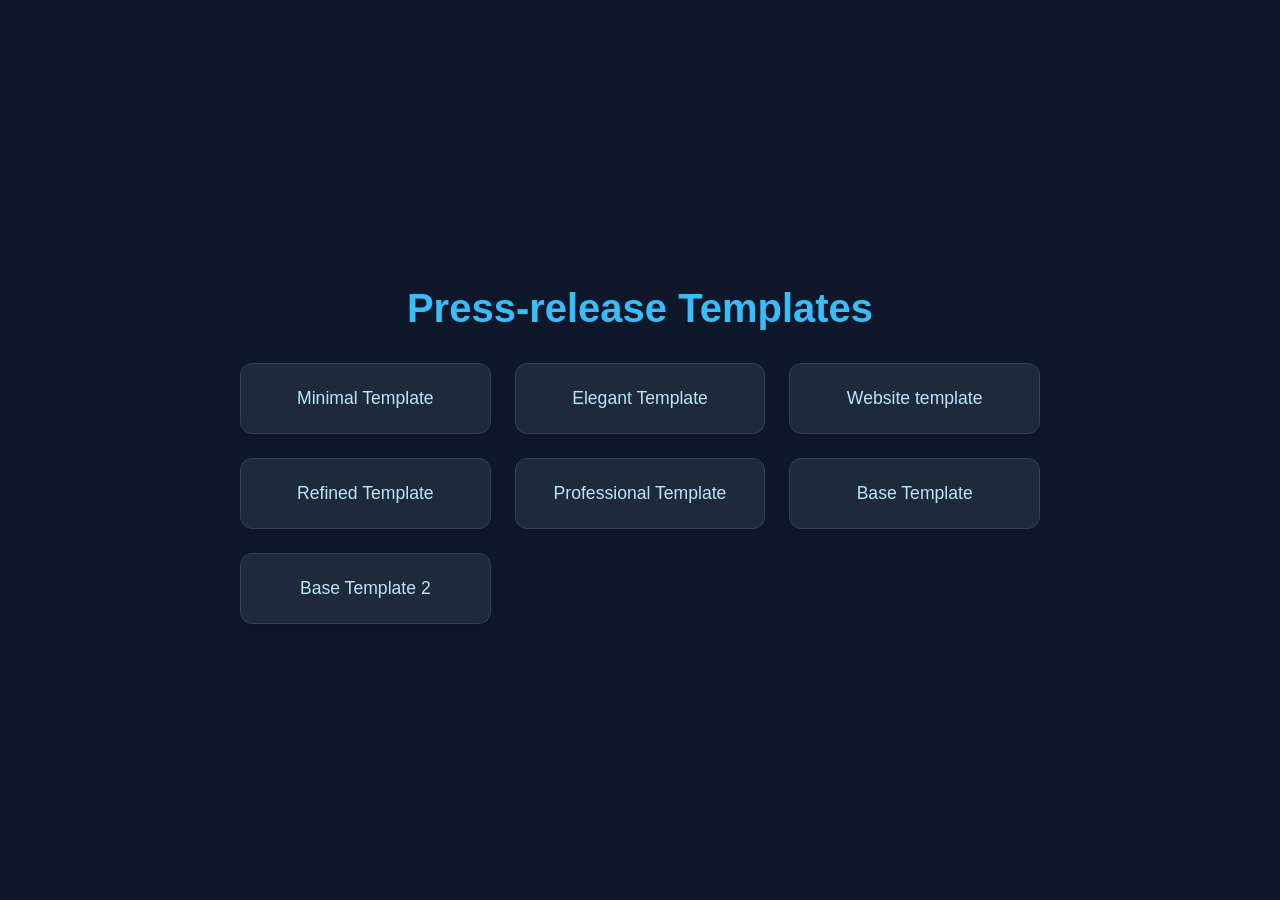
<file: index.html>
<!DOCTYPE html>
<html lang="en">

<head>
    <meta charset="UTF-8">
    <meta name="viewport" content="width=device-width, initial-scale=1.0">
    <title>Templates Index</title>
    <style>
        body {
            font-family: 'Inter', -apple-system, BlinkMacSystemFont, 'Segoe UI', Roboto, sans-serif;
            margin: 0;
            padding: 0;
            background-color: #0f172a;
            color: #f8fafc;
            display: flex;
            justify-content: center;
            align-items: center;
            min-height: 100vh;
        }

        .container {
            width: 100%;
            max-width: 800px;
            padding: 2rem;
        }

        h1 {
            text-align: center;
            font-size: 2.5rem;
            margin-bottom: 2rem;
            color: #38bdf8;
            font-weight: 700;
        }

        ul {
            list-style: none;
            padding: 0;
            display: grid;
            grid-template-columns: repeat(auto-fill, minmax(250px, 1fr));
            gap: 1.5rem;
        }

        li {
            display: flex;
        }

        a {
            display: flex;
            flex-direction: column;
            justify-content: center;
            align-items: center;
            width: 100%;
            padding: 1.5rem;
            background: rgba(30, 41, 59, 1);
            color: #bae6fd;
            text-decoration: none;
            border-radius: 12px;
            border: 1px solid #334155;
            transition: all 0.3s ease;
            box-shadow: 0 4px 6px rgba(0, 0, 0, 0.1);
            text-align: center;
            font-size: 1.1rem;
            font-weight: 500;
        }

        a:hover {
            background: rgba(56, 189, 248, 0.1);
            border-color: #38bdf8;
            color: #ffffff;
            transform: translateY(-5px);
            box-shadow: 0 10px 15px rgba(56, 189, 248, 0.2);
        }
    </style>
</head>

<body>
    <div class="container">
        <h1>Press-release Templates</h1>
        <ul>
            <li><a href="templates/acer-template.html">Minimal Template</a></li>
            <li><a href="templates/elegant-template.html">Elegant Template</a></li>
            <li><a href="main-index.html">Website template</a></li>
            <li><a href="templates/press-release.html">Refined Template</a></li>
            <li><a href="templates/professional-template.html">Professional Template</a></li>
            <li><a href="templates/template.html">Base Template</a></li>
            <li><a href="templates/BaseTemplate2.html">Base Template 2</a></li>
        </ul>
    </div>
</body>


</html>
</file>
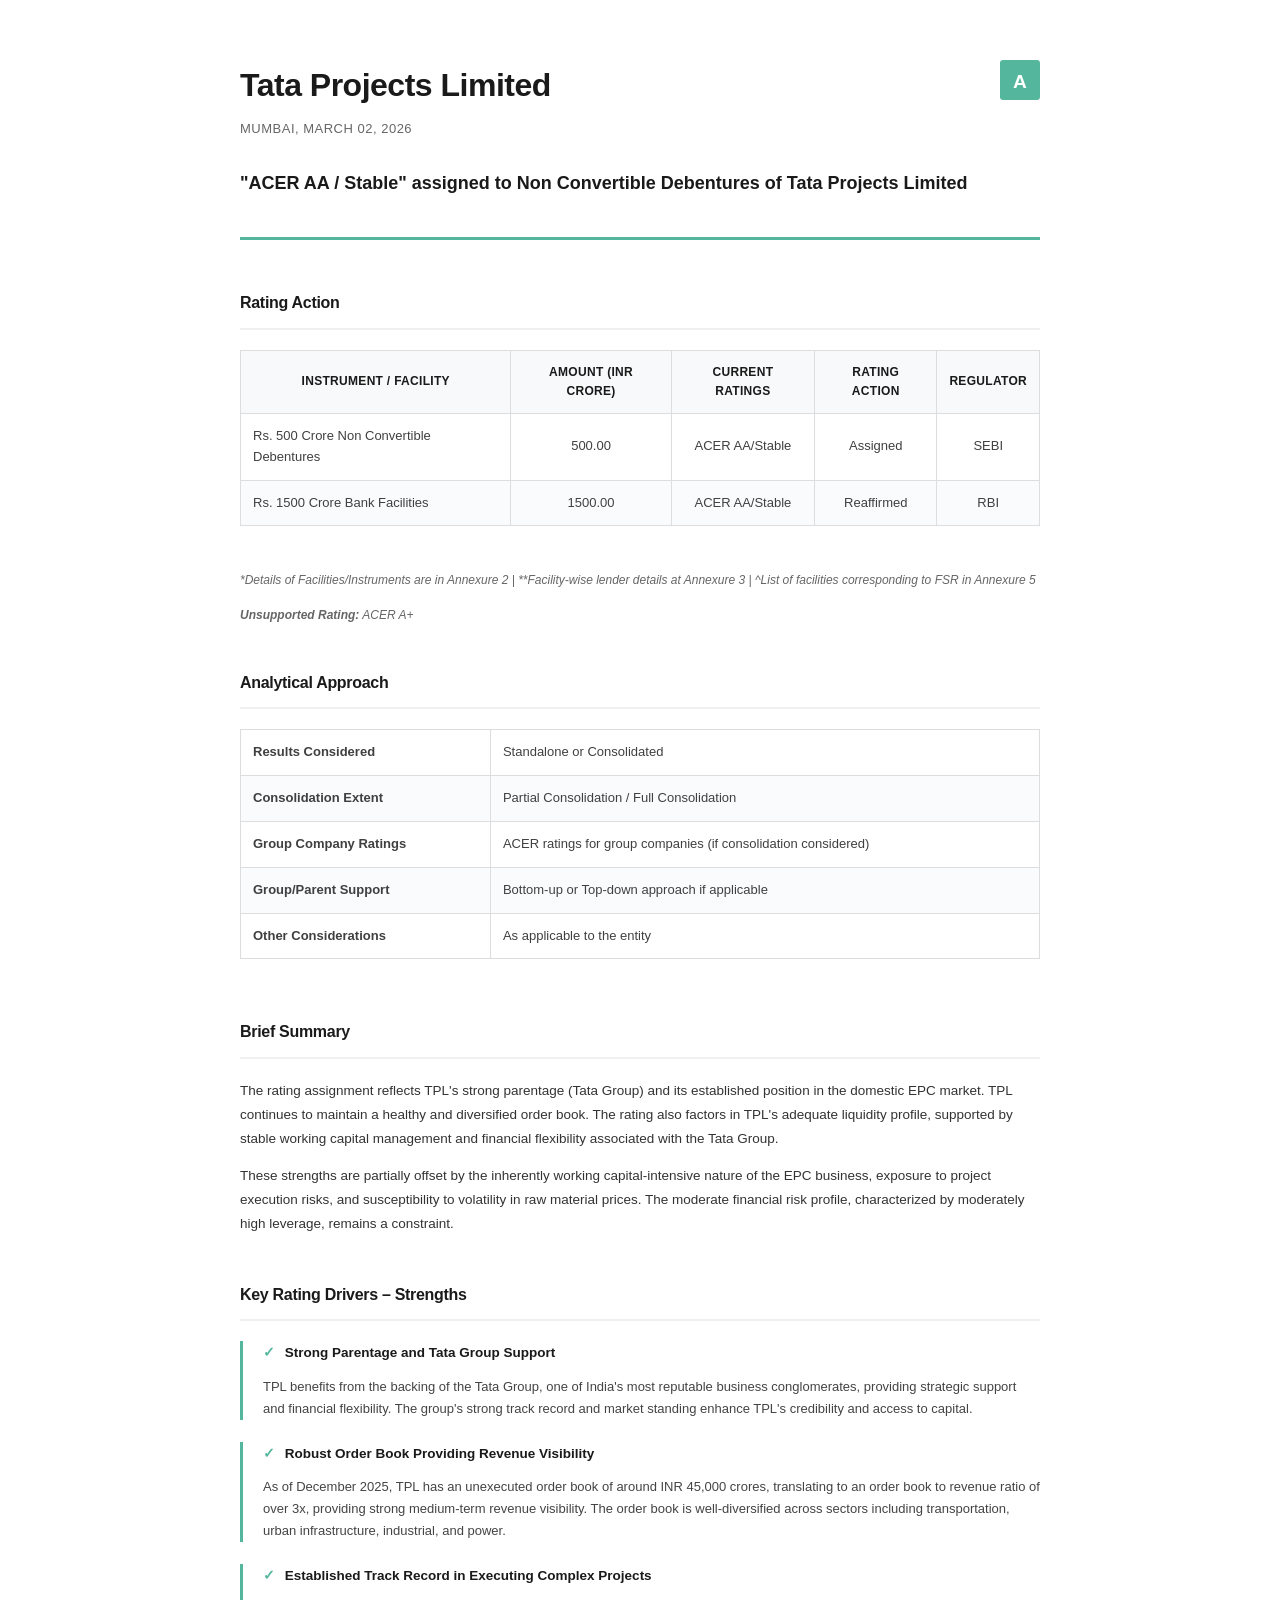
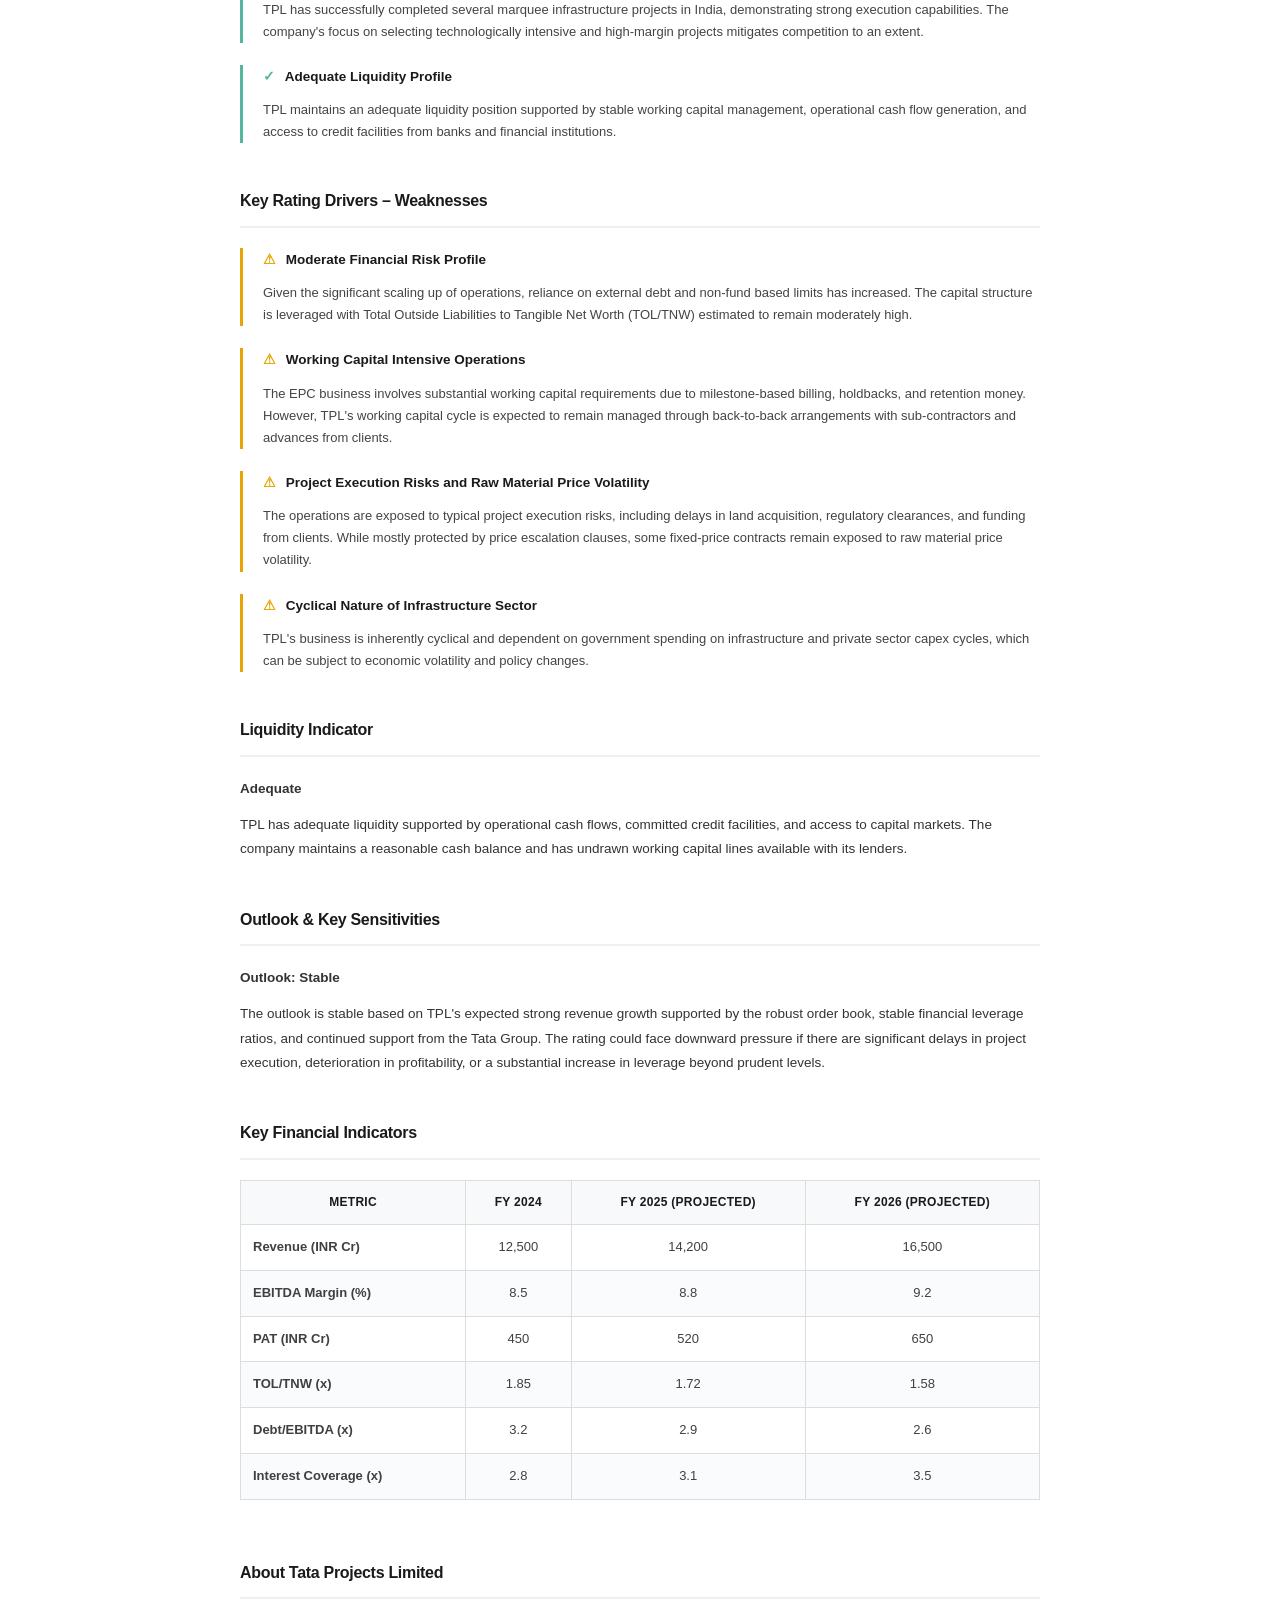
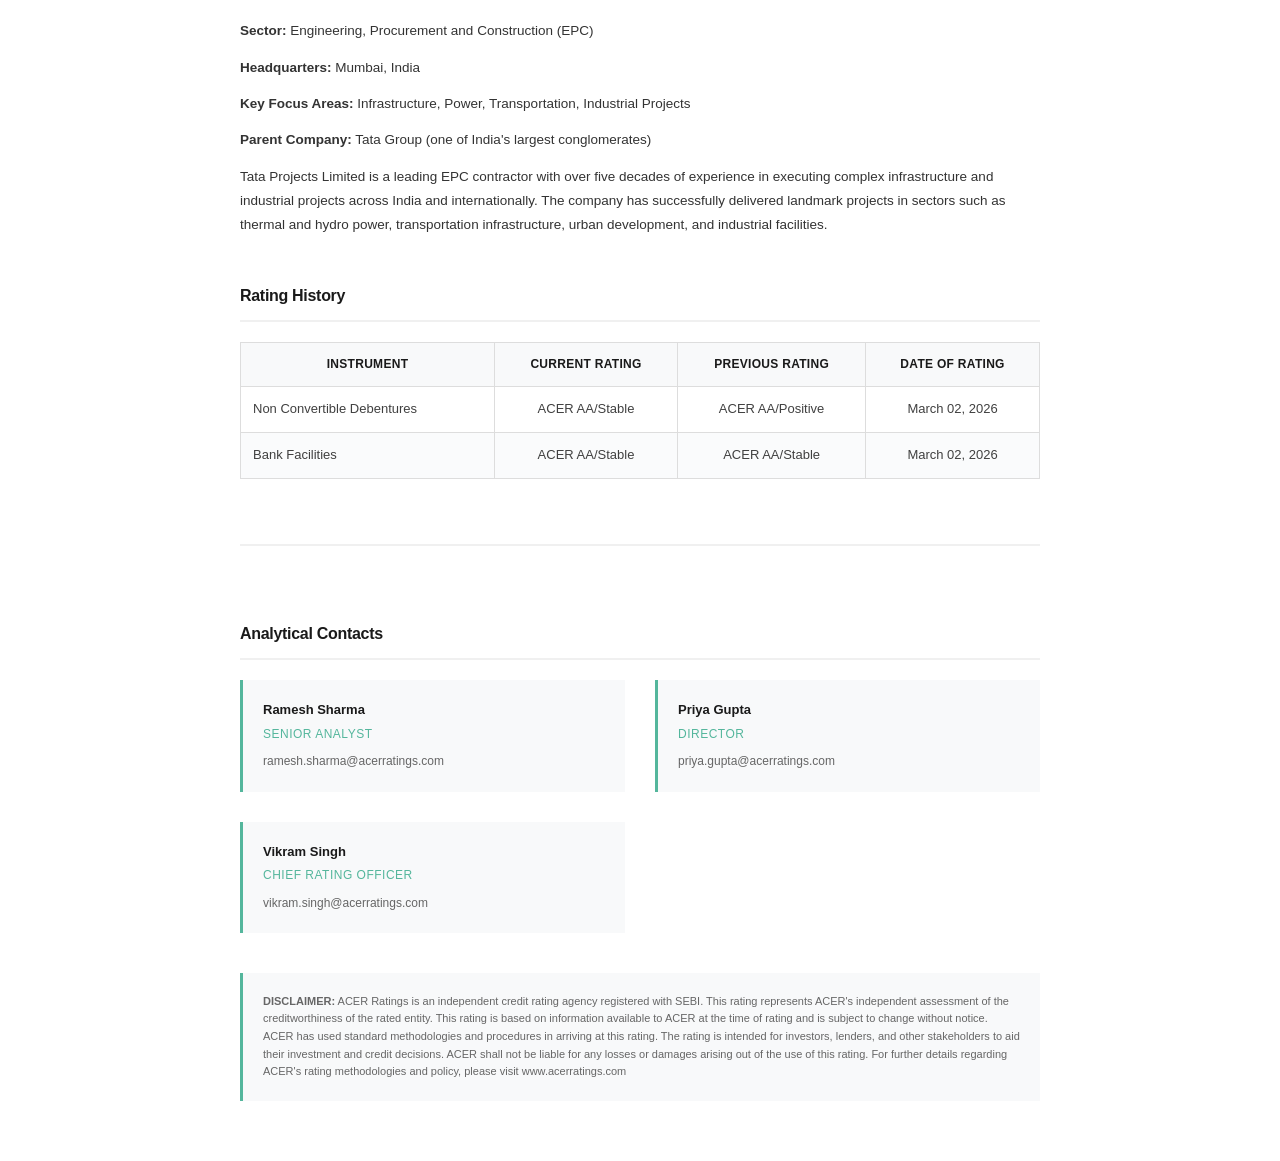
<file: templates/acer-template.html>
<!DOCTYPE html>
<html lang="en">
<head>
    <meta charset="UTF-8">
    <meta name="viewport" content="width=device-width, initial-scale=1.0">
    <title>ACER Press Release - Tata Projects Limited</title>
    <style>
        * {
            margin: 0;
            padding: 0;
            box-sizing: border-box;
        }

        html, body {
            height: 100%;
            width: 100%;
            background: #ffffff;
        }

        body {
            font-family: -apple-system, BlinkMacSystemFont, 'Segoe UI', 'Helvetica Neue', sans-serif;
            color: #1a1a1a;
            line-height: 1.6;
            background-color: #ffffff;
        }

        .document {
            max-width: 900px;
            margin: 0 auto;
            background: #ffffff;
            padding: 60px 50px;
        }

        /* Header Section */
        .header {
            border-bottom: 3px solid #54B69C;
            padding-bottom: 40px;
            margin-bottom: 50px;
            position: relative;
        }

        .header-top {
            display: flex;
            justify-content: space-between;
            align-items: flex-start;
            margin-bottom: 30px;
        }

        .logo-section img {
            height: 40px;
            width: auto;
        }

        .company-name {
            font-size: 32px;
            font-weight: 700;
            color: #1a1a1a;
            margin-bottom: 8px;
            letter-spacing: -0.5px;
        }

        .date {
            font-size: 13px;
            color: #666;
            letter-spacing: 0.5px;
            text-transform: uppercase;
        }

        .rating-title {
            margin-top: 25px;
            font-size: 18px;
            font-weight: 600;
            color: #1a1a1a;
            line-height: 1.5;
        }

        /* Section Headers */
        .section-header {
            font-size: 16px;
            font-weight: 700;
            color: #1a1a1a;
            margin-top: 45px;
            margin-bottom: 20px;
            border-bottom: 2px solid #f0f0f0;
            padding-bottom: 12px;
            letter-spacing: -0.3px;
        }

        /* Tables */
        .table-wrapper {
            margin-bottom: 30px;
            overflow-x: auto;
        }

        table {
            width: 100%;
            border-collapse: collapse;
            font-size: 13px;
            margin-bottom: 15px;
        }

        th {
            background-color: #f8f9fa;
            border: 1px solid #ddd;
            padding: 12px;
            text-align: center;
            font-weight: 700;
            color: #1a1a1a;
            font-size: 12px;
            text-transform: uppercase;
            letter-spacing: 0.3px;
        }

        td {
            border: 1px solid #ddd;
            padding: 12px;
            text-align: left;
            color: #404040;
        }

        td.center {
            text-align: center;
        }

        tr:nth-child(even) {
            background-color: #fafbfc;
        }

        tr:hover {
            background-color: #f5f7fa;
        }

        /* Text Content */
        .content-block {
            margin-bottom: 25px;
            line-height: 1.8;
        }

        .content-block p {
            margin-bottom: 12px;
            color: #333;
            font-size: 13.5px;
        }

        .content-block ul {
            margin-left: 20px;
            margin-bottom: 15px;
        }

        .content-block li {
            margin-bottom: 8px;
            color: #333;
            font-size: 13.5px;
        }

        .note {
            font-size: 12px;
            color: #666;
            margin-bottom: 8px;
            font-style: italic;
        }

        /* Strength & Weakness Sections */
        .strength-item, .weakness-item {
            margin-bottom: 22px;
            padding-left: 20px;
            border-left: 3px solid #54B69C;
        }

        .weakness-item {
            border-left-color: #e8a404;
        }

        .strength-item .title, .weakness-item .title {
            font-weight: 700;
            color: #1a1a1a;
            margin-bottom: 10px;
            font-size: 13.5px;
        }

        .strength-item .title::before {
            content: "✓ ";
            color: #54B69C;
            margin-right: 6px;
        }

        .weakness-item .title::before {
            content: "⚠ ";
            color: #e8a404;
            margin-right: 6px;
        }

        .strength-item .description, .weakness-item .description {
            color: #444;
            font-size: 13px;
            line-height: 1.7;
        }

        /* Contact Section */
        .contacts-section {
            margin-top: 50px;
            padding-top: 30px;
            border-top: 2px solid #f0f0f0;
        }

        .contacts-grid {
            display: grid;
            grid-template-columns: repeat(auto-fit, minmax(280px, 1fr));
            gap: 30px;
            margin-top: 20px;
        }

        .contact-card {
            background: #f8f9fa;
            padding: 20px;
            border-left: 3px solid #54B69C;
        }

        .contact-name {
            font-weight: 700;
            color: #1a1a1a;
            margin-bottom: 4px;
            font-size: 13px;
        }

        .contact-title {
            font-size: 12px;
            color: #54B69C;
            margin-bottom: 8px;
            text-transform: uppercase;
            letter-spacing: 0.5px;
        }

        .contact-email {
            font-size: 12px;
            color: #666;
            word-break: break-all;
        }

        /* Disclaimer */
        .disclaimer {
            margin-top: 40px;
            padding: 20px;
            background: #f8f9fa;
            border-left: 3px solid #54B69C;
            font-size: 11px;
            color: #666;
            line-height: 1.6;
        }

        /* Print Styles */
        @media print {
            body {
                margin: 0;
                padding: 0;
            }
            .document {
                padding: 40px 30px;
                box-shadow: none;
            }
        }

        /* Mobile Responsive */
        @media (max-width: 768px) {
            .document {
                padding: 30px 20px;
            }

            .company-name {
                font-size: 24px;
            }

            .section-header {
                font-size: 14px;
            }

            th, td {
                padding: 10px 8px;
                font-size: 12px;
            }

            .contacts-grid {
                grid-template-columns: 1fr;
            }

            .rating-title {
                font-size: 16px;
            }
        }
    </style>
</head>
<body>
    <div class="document">
        <!-- HEADER -->
        <div class="header">
            <div class="header-top">
                <div>
                    <div class="company-name">Tata Projects Limited</div>
                    <div class="date">Mumbai, March 02, 2026</div>
                </div>
                <div class="logo-section">
                    <svg width="40" height="40" viewBox="0 0 100 100" xmlns="http://www.w3.org/2000/svg">
                        <rect width="100" height="100" fill="#54B69C" rx="8"/>
                        <text x="50" y="70" font-size="48" font-weight="bold" fill="white" text-anchor="middle" font-family="Arial, sans-serif">A</text>
                    </svg>
                </div>
            </div>
            <div class="rating-title">"ACER AA / Stable" assigned to Non Convertible Debentures of Tata Projects Limited</div>
        </div>

        <!-- RATING ACTION TABLE -->
        <div class="section-header">Rating Action</div>
        <div class="table-wrapper">
            <table>
                <thead>
                    <tr>
                        <th>Instrument / Facility</th>
                        <th>Amount (INR Crore)</th>
                        <th>Current Ratings</th>
                        <th>Rating Action</th>
                        <th>Regulator</th>
                    </tr>
                </thead>
                <tbody>
                    <tr>
                        <td>Rs. 500 Crore Non Convertible Debentures</td>
                        <td class="center">500.00</td>
                        <td class="center">ACER AA/Stable</td>
                        <td class="center">Assigned</td>
                        <td class="center">SEBI</td>
                    </tr>
                    <tr>
                        <td>Rs. 1500 Crore Bank Facilities</td>
                        <td class="center">1500.00</td>
                        <td class="center">ACER AA/Stable</td>
                        <td class="center">Reaffirmed</td>
                        <td class="center">RBI</td>
                    </tr>
                </tbody>
            </table>
        </div>
        <p class="note">*Details of Facilities/Instruments are in Annexure 2 | **Facility-wise lender details at Annexure 3 | ^List of facilities corresponding to FSR in Annexure 5</p>
        <p class="note" style="margin-top: 15px;"><strong>Unsupported Rating:</strong> ACER A+</p>

        <!-- ANALYTICAL APPROACH -->
        <div class="section-header">Analytical Approach</div>
        <div class="table-wrapper">
            <table>
                <tbody>
                    <tr>
                        <td><strong>Results Considered</strong></td>
                        <td>Standalone or Consolidated</td>
                    </tr>
                    <tr>
                        <td><strong>Consolidation Extent</strong></td>
                        <td>Partial Consolidation / Full Consolidation</td>
                    </tr>
                    <tr>
                        <td><strong>Group Company Ratings</strong></td>
                        <td>ACER ratings for group companies (if consolidation considered)</td>
                    </tr>
                    <tr>
                        <td><strong>Group/Parent Support</strong></td>
                        <td>Bottom-up or Top-down approach if applicable</td>
                    </tr>
                    <tr>
                        <td><strong>Other Considerations</strong></td>
                        <td>As applicable to the entity</td>
                    </tr>
                </tbody>
            </table>
        </div>

        <!-- BRIEF SUMMARY -->
        <div class="section-header">Brief Summary</div>
        <div class="content-block">
            <p>The rating assignment reflects TPL's strong parentage (Tata Group) and its established position in the domestic EPC market. TPL continues to maintain a healthy and diversified order book. The rating also factors in TPL's adequate liquidity profile, supported by stable working capital management and financial flexibility associated with the Tata Group.</p>
            <p>These strengths are partially offset by the inherently working capital-intensive nature of the EPC business, exposure to project execution risks, and susceptibility to volatility in raw material prices. The moderate financial risk profile, characterized by moderately high leverage, remains a constraint.</p>
        </div>

        <!-- STRENGTHS -->
        <div class="section-header">Key Rating Drivers – Strengths</div>
        <div class="content-block">
            <div class="strength-item">
                <div class="title">Strong Parentage and Tata Group Support</div>
                <div class="description">TPL benefits from the backing of the Tata Group, one of India's most reputable business conglomerates, providing strategic support and financial flexibility. The group's strong track record and market standing enhance TPL's credibility and access to capital.</div>
            </div>

            <div class="strength-item">
                <div class="title">Robust Order Book Providing Revenue Visibility</div>
                <div class="description">As of December 2025, TPL has an unexecuted order book of around INR 45,000 crores, translating to an order book to revenue ratio of over 3x, providing strong medium-term revenue visibility. The order book is well-diversified across sectors including transportation, urban infrastructure, industrial, and power.</div>
            </div>

            <div class="strength-item">
                <div class="title">Established Track Record in Executing Complex Projects</div>
                <div class="description">TPL has successfully completed several marquee infrastructure projects in India, demonstrating strong execution capabilities. The company's focus on selecting technologically intensive and high-margin projects mitigates competition to an extent.</div>
            </div>

            <div class="strength-item">
                <div class="title">Adequate Liquidity Profile</div>
                <div class="description">TPL maintains an adequate liquidity position supported by stable working capital management, operational cash flow generation, and access to credit facilities from banks and financial institutions.</div>
            </div>
        </div>

        <!-- WEAKNESSES -->
        <div class="section-header">Key Rating Drivers – Weaknesses</div>
        <div class="content-block">
            <div class="weakness-item">
                <div class="title">Moderate Financial Risk Profile</div>
                <div class="description">Given the significant scaling up of operations, reliance on external debt and non-fund based limits has increased. The capital structure is leveraged with Total Outside Liabilities to Tangible Net Worth (TOL/TNW) estimated to remain moderately high.</div>
            </div>

            <div class="weakness-item">
                <div class="title">Working Capital Intensive Operations</div>
                <div class="description">The EPC business involves substantial working capital requirements due to milestone-based billing, holdbacks, and retention money. However, TPL's working capital cycle is expected to remain managed through back-to-back arrangements with sub-contractors and advances from clients.</div>
            </div>

            <div class="weakness-item">
                <div class="title">Project Execution Risks and Raw Material Price Volatility</div>
                <div class="description">The operations are exposed to typical project execution risks, including delays in land acquisition, regulatory clearances, and funding from clients. While mostly protected by price escalation clauses, some fixed-price contracts remain exposed to raw material price volatility.</div>
            </div>

            <div class="weakness-item">
                <div class="title">Cyclical Nature of Infrastructure Sector</div>
                <div class="description">TPL's business is inherently cyclical and dependent on government spending on infrastructure and private sector capex cycles, which can be subject to economic volatility and policy changes.</div>
            </div>
        </div>

        <!-- LIQUIDITY -->
        <div class="section-header">Liquidity Indicator</div>
        <div class="content-block">
            <p><strong>Adequate</strong></p>
            <p>TPL has adequate liquidity supported by operational cash flows, committed credit facilities, and access to capital markets. The company maintains a reasonable cash balance and has undrawn working capital lines available with its lenders.</p>
        </div>

        <!-- OUTLOOK & SENSITIVITIES -->
        <div class="section-header">Outlook & Key Sensitivities</div>
        <div class="content-block">
            <p><strong>Outlook: Stable</strong></p>
            <p>The outlook is stable based on TPL's expected strong revenue growth supported by the robust order book, stable financial leverage ratios, and continued support from the Tata Group. The rating could face downward pressure if there are significant delays in project execution, deterioration in profitability, or a substantial increase in leverage beyond prudent levels.</p>
        </div>

        <!-- FINANCIAL METRICS TABLE -->
        <div class="section-header">Key Financial Indicators</div>
        <div class="table-wrapper">
            <table>
                <thead>
                    <tr>
                        <th>Metric</th>
                        <th>FY 2024</th>
                        <th>FY 2025 (Projected)</th>
                        <th>FY 2026 (Projected)</th>
                    </tr>
                </thead>
                <tbody>
                    <tr>
                        <td><strong>Revenue (INR Cr)</strong></td>
                        <td class="center">12,500</td>
                        <td class="center">14,200</td>
                        <td class="center">16,500</td>
                    </tr>
                    <tr>
                        <td><strong>EBITDA Margin (%)</strong></td>
                        <td class="center">8.5</td>
                        <td class="center">8.8</td>
                        <td class="center">9.2</td>
                    </tr>
                    <tr>
                        <td><strong>PAT (INR Cr)</strong></td>
                        <td class="center">450</td>
                        <td class="center">520</td>
                        <td class="center">650</td>
                    </tr>
                    <tr>
                        <td><strong>TOL/TNW (x)</strong></td>
                        <td class="center">1.85</td>
                        <td class="center">1.72</td>
                        <td class="center">1.58</td>
                    </tr>
                    <tr>
                        <td><strong>Debt/EBITDA (x)</strong></td>
                        <td class="center">3.2</td>
                        <td class="center">2.9</td>
                        <td class="center">2.6</td>
                    </tr>
                    <tr>
                        <td><strong>Interest Coverage (x)</strong></td>
                        <td class="center">2.8</td>
                        <td class="center">3.1</td>
                        <td class="center">3.5</td>
                    </tr>
                </tbody>
            </table>
        </div>

        <!-- COMPANY INFORMATION -->
        <div class="section-header">About Tata Projects Limited</div>
        <div class="content-block">
            <p><strong>Sector:</strong> Engineering, Procurement and Construction (EPC)</p>
            <p><strong>Headquarters:</strong> Mumbai, India</p>
            <p><strong>Key Focus Areas:</strong> Infrastructure, Power, Transportation, Industrial Projects</p>
            <p><strong>Parent Company:</strong> Tata Group (one of India's largest conglomerates)</p>
            <p>Tata Projects Limited is a leading EPC contractor with over five decades of experience in executing complex infrastructure and industrial projects across India and internationally. The company has successfully delivered landmark projects in sectors such as thermal and hydro power, transportation infrastructure, urban development, and industrial facilities.</p>
        </div>

        <!-- RATING HISTORY -->
        <div class="section-header">Rating History</div>
        <div class="table-wrapper">
            <table>
                <thead>
                    <tr>
                        <th>Instrument</th>
                        <th>Current Rating</th>
                        <th>Previous Rating</th>
                        <th>Date of Rating</th>
                    </tr>
                </thead>
                <tbody>
                    <tr>
                        <td>Non Convertible Debentures</td>
                        <td class="center">ACER AA/Stable</td>
                        <td class="center">ACER AA/Positive</td>
                        <td class="center">March 02, 2026</td>
                    </tr>
                    <tr>
                        <td>Bank Facilities</td>
                        <td class="center">ACER AA/Stable</td>
                        <td class="center">ACER AA/Stable</td>
                        <td class="center">March 02, 2026</td>
                    </tr>
                </tbody>
            </table>
        </div>

        <!-- ANALYTICAL CONTACTS -->
        <div class="contacts-section">
            <div class="section-header">Analytical Contacts</div>
            <div class="contacts-grid">
                <div class="contact-card">
                    <div class="contact-name">Ramesh Sharma</div>
                    <div class="contact-title">Senior Analyst</div>
                    <div class="contact-email">ramesh.sharma@acerratings.com</div>
                </div>

                <div class="contact-card">
                    <div class="contact-name">Priya Gupta</div>
                    <div class="contact-title">Director</div>
                    <div class="contact-email">priya.gupta@acerratings.com</div>
                </div>

                <div class="contact-card">
                    <div class="contact-name">Vikram Singh</div>
                    <div class="contact-title">Chief Rating Officer</div>
                    <div class="contact-email">vikram.singh@acerratings.com</div>
                </div>
            </div>
        </div>

        <!-- DISCLAIMER -->
        <div class="disclaimer">
            <p><strong>DISCLAIMER:</strong> ACER Ratings is an independent credit rating agency registered with SEBI. This rating represents ACER's independent assessment of the creditworthiness of the rated entity. This rating is based on information available to ACER at the time of rating and is subject to change without notice. ACER has used standard methodologies and procedures in arriving at this rating. The rating is intended for investors, lenders, and other stakeholders to aid their investment and credit decisions. ACER shall not be liable for any losses or damages arising out of the use of this rating. For further details regarding ACER's rating methodologies and policy, please visit www.acerratings.com</p>
        </div>
    </div>
</body>
</html>
</file>
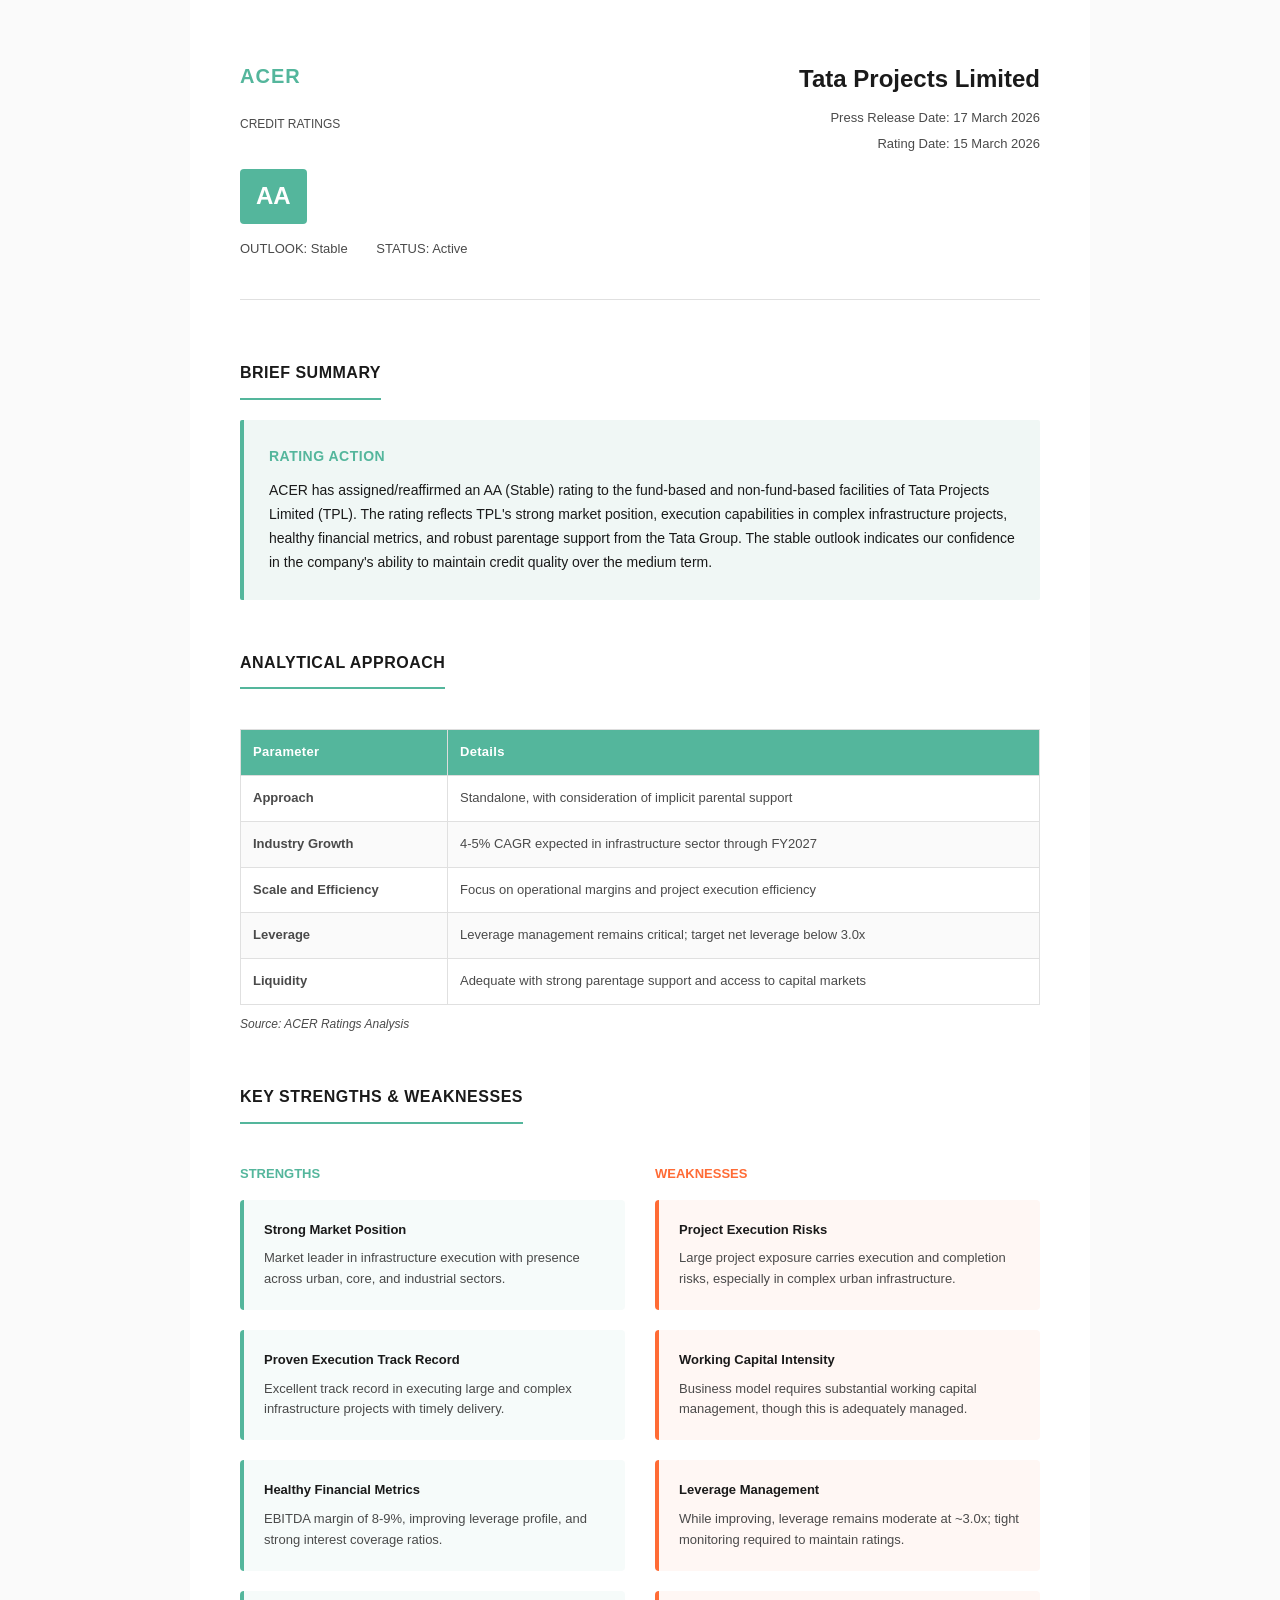
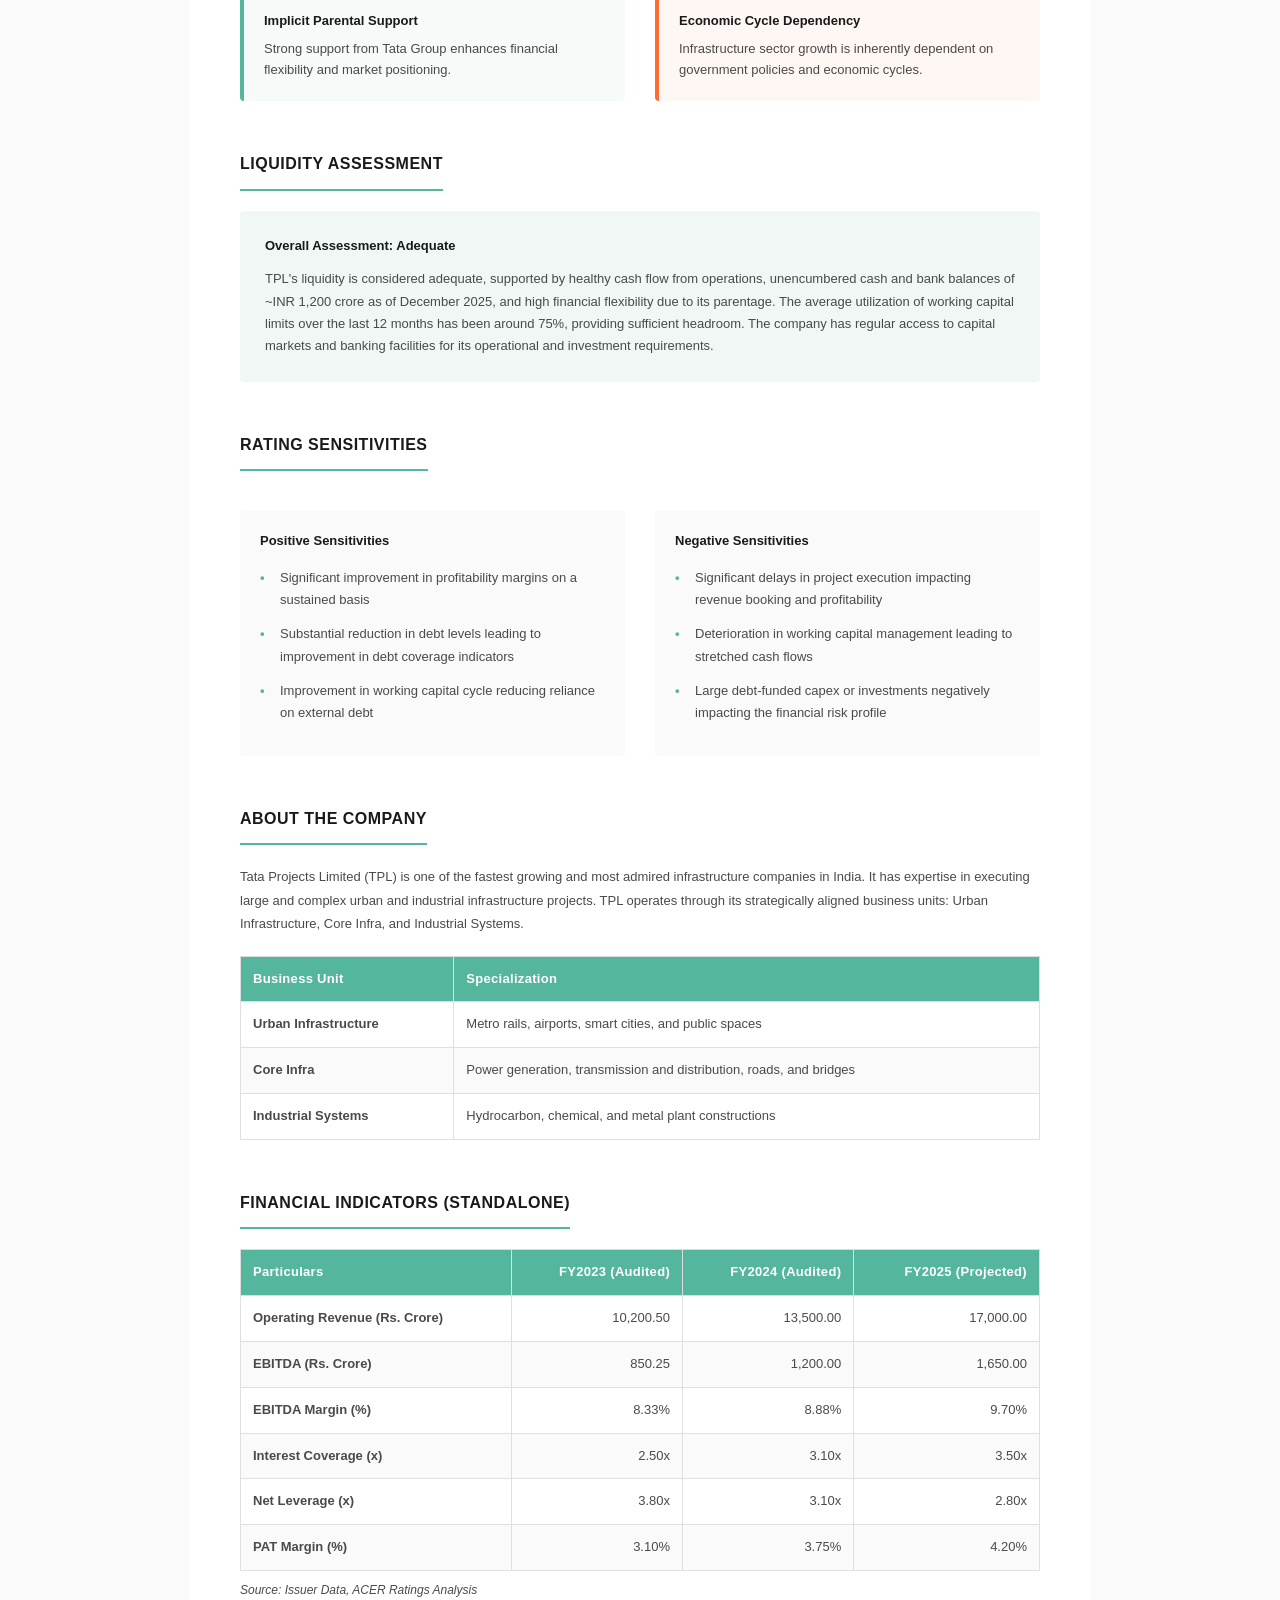
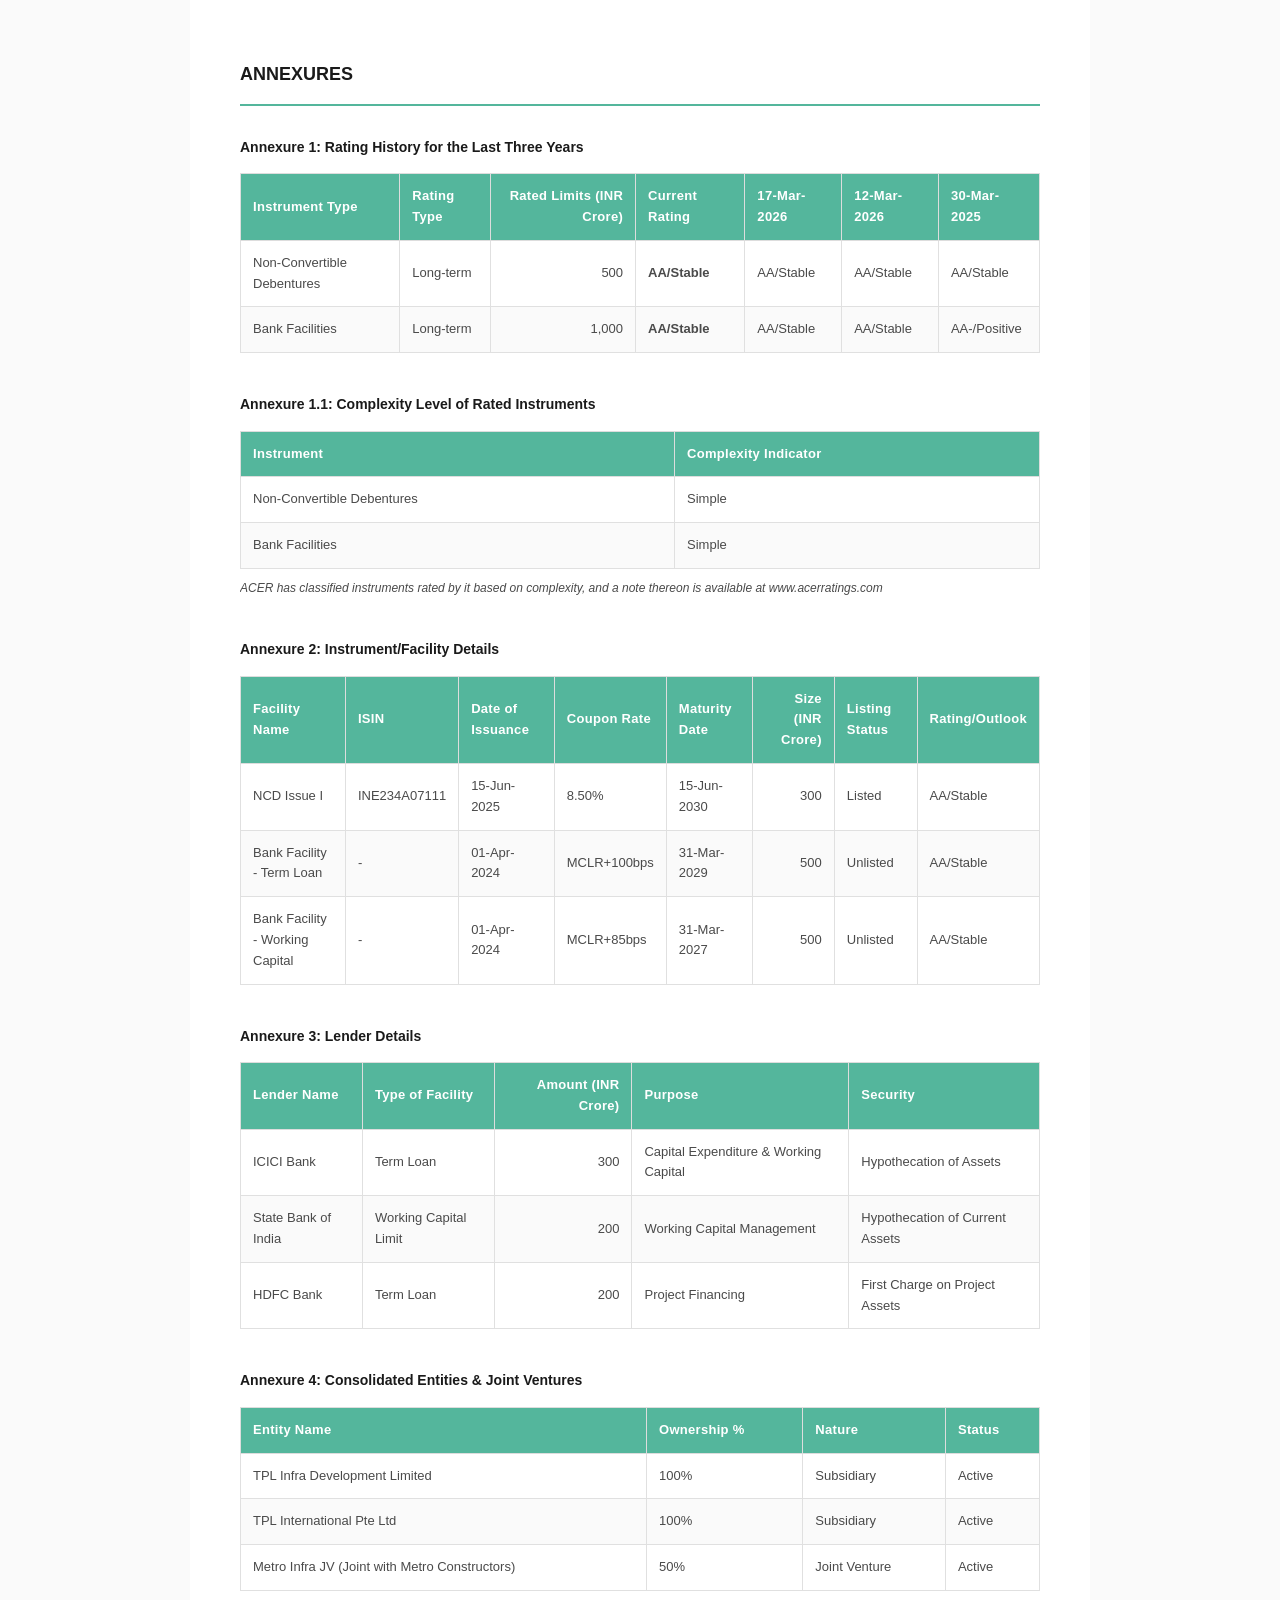
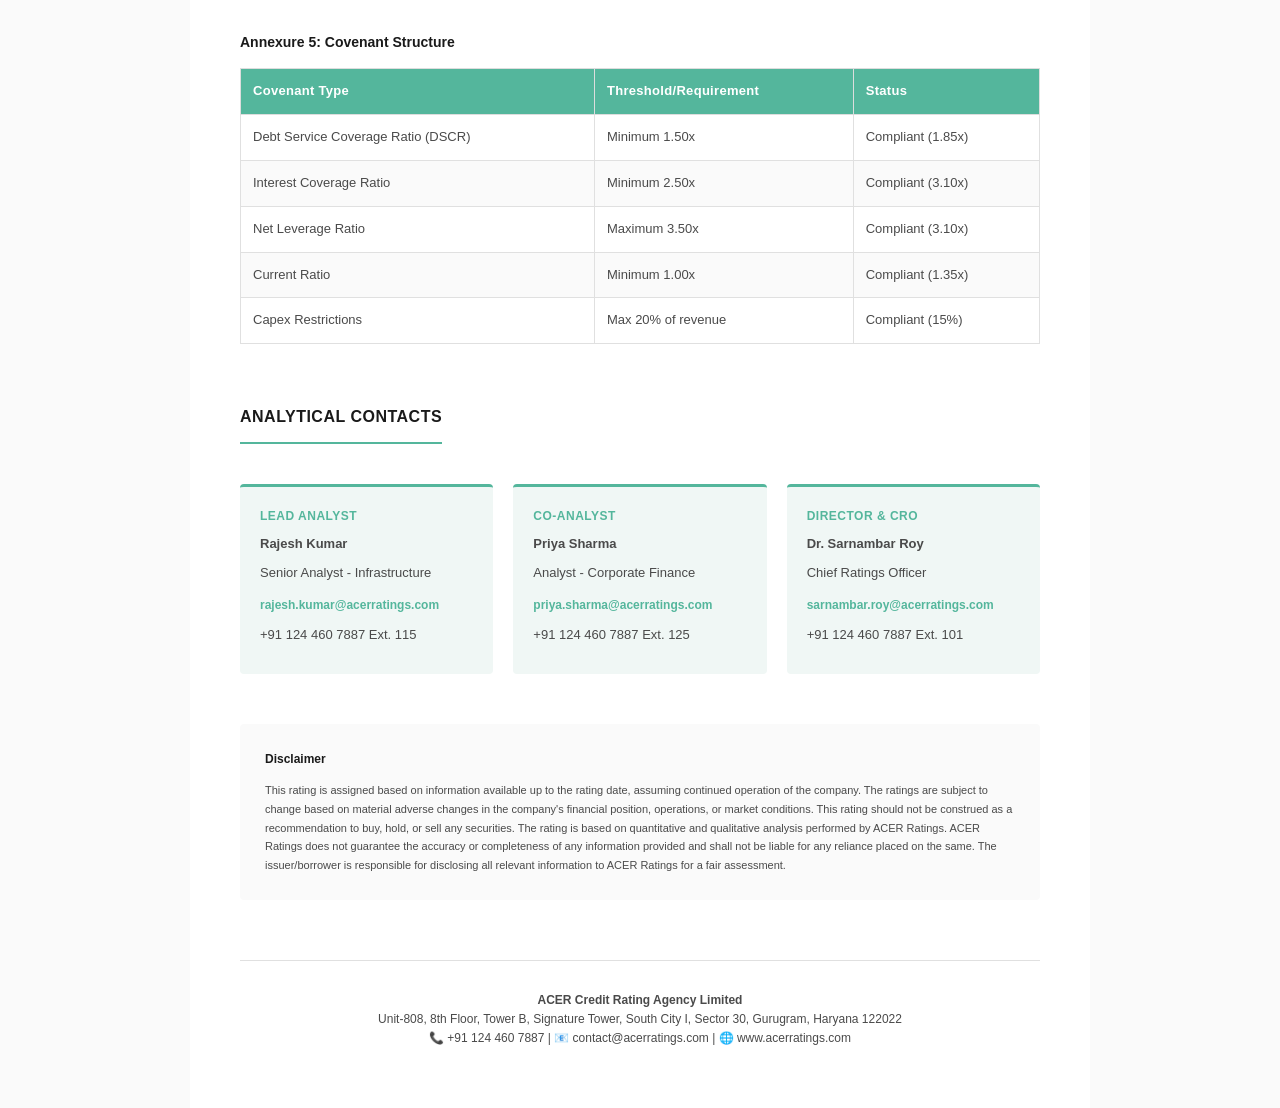
<file: templates/elegant-template.html>
<!DOCTYPE html>
<html lang="en">
<head>
    <meta charset="UTF-8">
    <meta name="viewport" content="width=device-width, initial-scale=1.0">
    <title>ACER Ratings - Credit Rating</title>
    <style>
        * {
            margin: 0;
            padding: 0;
            box-sizing: border-box;
        }

        :root {
            --primary: #54B69C;
            --text-primary: #1a1a1a;
            --text-secondary: #4a4a4a;
            --bg-light: #fafafa;
            --bg-white: #ffffff;
            --border: #e0e0e0;
            --accent-green: #54B69C;
            --accent-light: #f0f7f5;
        }

        body {
            font-family: -apple-system, BlinkMacSystemFont, 'Segoe UI', 'Helvetica Neue', sans-serif;
            line-height: 1.6;
            color: var(--text-primary);
            background: var(--bg-light);
        }

        .container {
            max-width: 900px;
            margin: 0 auto;
            background: var(--bg-white);
            padding: 60px 50px;
        }

        /* HEADER SECTION */
        .header {
            display: flex;
            justify-content: space-between;
            align-items: flex-start;
            margin-bottom: 60px;
            border-bottom: 1px solid var(--border);
            padding-bottom: 40px;
        }

        .header-left {
            flex: 1;
        }

        .logo-section {
            margin-bottom: 20px;
        }

        .logo {
            height: 50px;
            color: var(--primary);
            font-size: 20px;
            font-weight: 700;
            letter-spacing: 1px;
        }

        .rating-badge {
            display: inline-block;
            background: var(--primary);
            color: white;
            padding: 8px 16px;
            border-radius: 4px;
            font-size: 24px;
            font-weight: 700;
            margin-top: 15px;
        }

        .rating-info {
            margin-top: 15px;
            font-size: 13px;
            color: var(--text-secondary);
        }

        .rating-info span {
            display: inline-block;
            margin-right: 25px;
        }

        .header-right {
            width: 280px;
            text-align: right;
        }

        .company-name {
            font-size: 24px;
            font-weight: 700;
            color: var(--text-primary);
            margin-bottom: 10px;
        }

        .press-release-date {
            font-size: 13px;
            color: var(--text-secondary);
            margin-bottom: 5px;
        }

        .rating-date {
            font-size: 13px;
            color: var(--text-secondary);
        }

        /* SECTIONS */
        .section {
            margin-bottom: 50px;
        }

        .section-title {
            font-size: 16px;
            font-weight: 700;
            color: var(--text-primary);
            text-transform: uppercase;
            letter-spacing: 0.5px;
            margin-bottom: 20px;
            padding-bottom: 12px;
            border-bottom: 2px solid var(--primary);
            display: inline-block;
        }

        .section-content {
            margin-top: 20px;
        }

        /* BRIEF SUMMARY */
        .brief-box {
            background: var(--accent-light);
            padding: 25px;
            border-left: 4px solid var(--primary);
            border-radius: 2px;
            margin-bottom: 20px;
        }

        .brief-box h3 {
            font-size: 14px;
            font-weight: 700;
            color: var(--primary);
            margin-bottom: 12px;
            text-transform: uppercase;
            letter-spacing: 0.5px;
        }

        .brief-box p {
            font-size: 14px;
            line-height: 1.7;
            color: var(--text-primary);
        }

        /* TABLES */
        .table-wrapper {
            margin-bottom: 30px;
            overflow-x: auto;
        }

        table {
            width: 100%;
            border-collapse: collapse;
            font-size: 13px;
        }

        th {
            background: var(--primary);
            color: white;
            padding: 12px;
            text-align: left;
            font-weight: 600;
            letter-spacing: 0.3px;
            border: 1px solid #ddd;
        }

        td {
            padding: 12px;
            border: 1px solid var(--border);
            color: var(--text-secondary);
        }

        tr:nth-child(even) {
            background: #fafafa;
        }

        tr:hover {
            background: #f5f5f5;
        }

        .table-source {
            font-size: 12px;
            color: var(--text-secondary);
            font-style: italic;
            margin-top: 10px;
        }

        /* STRENGTHS & WEAKNESSES */
        .strengths-weaknesses {
            display: grid;
            grid-template-columns: 1fr 1fr;
            gap: 30px;
            margin-top: 20px;
        }

        .strength-item, .weakness-item {
            padding: 20px;
            border-radius: 4px;
            border-left: 4px solid;
        }

        .strength-item {
            border-left-color: var(--primary);
            background: rgba(84, 182, 156, 0.05);
        }

        .weakness-item {
            border-left-color: #ff6b35;
            background: rgba(255, 107, 53, 0.05);
        }

        .strength-item h4, .weakness-item h4 {
            font-size: 13px;
            font-weight: 700;
            margin-bottom: 8px;
            color: var(--text-primary);
        }

        .strength-item p, .weakness-item p {
            font-size: 13px;
            line-height: 1.6;
            color: var(--text-secondary);
        }

        /* LIQUIDITY & SENSITIVITIES */
        .liquidity-box {
            background: var(--accent-light);
            padding: 25px;
            border-radius: 4px;
            margin-bottom: 20px;
        }

        .liquidity-box h4 {
            font-size: 13px;
            font-weight: 700;
            margin-bottom: 12px;
            color: var(--text-primary);
        }

        .liquidity-box p {
            font-size: 13px;
            line-height: 1.7;
            color: var(--text-secondary);
        }

        .sensitivities-grid {
            display: grid;
            grid-template-columns: 1fr 1fr;
            gap: 30px;
            margin-top: 20px;
        }

        .sensitivity-box {
            padding: 20px;
            background: var(--bg-light);
            border-radius: 4px;
        }

        .sensitivity-box h4 {
            font-size: 13px;
            font-weight: 700;
            margin-bottom: 15px;
            color: var(--text-primary);
        }

        .sensitivity-box ul {
            list-style: none;
            padding-left: 0;
        }

        .sensitivity-box li {
            font-size: 13px;
            line-height: 1.7;
            color: var(--text-secondary);
            margin-bottom: 12px;
            padding-left: 20px;
            position: relative;
        }

        .sensitivity-box li:before {
            content: "•";
            position: absolute;
            left: 0;
            color: var(--primary);
            font-weight: bold;
        }

        /* CONTACT SECTION */
        .contacts {
            display: grid;
            grid-template-columns: repeat(3, 1fr);
            gap: 20px;
            margin-top: 20px;
        }

        .contact-card {
            padding: 20px;
            background: var(--accent-light);
            border-radius: 4px;
            border-top: 3px solid var(--primary);
        }

        .contact-card h4 {
            font-size: 12px;
            font-weight: 700;
            color: var(--primary);
            text-transform: uppercase;
            letter-spacing: 0.5px;
            margin-bottom: 8px;
        }

        .contact-card p {
            font-size: 13px;
            line-height: 1.6;
            color: var(--text-secondary);
            margin-bottom: 8px;
        }

        .contact-card a {
            color: var(--primary);
            text-decoration: none;
            font-size: 12px;
            font-weight: 600;
        }

        .contact-card a:hover {
            text-decoration: underline;
        }

        /* DISCLAIMER */
        .disclaimer {
            margin-top: 50px;
            padding: 25px;
            background: var(--bg-light);
            border-radius: 4px;
            font-size: 11px;
            line-height: 1.7;
            color: var(--text-secondary);
        }

        .disclaimer h4 {
            font-size: 12px;
            font-weight: 700;
            margin-bottom: 12px;
            color: var(--text-primary);
        }

        /* ABOUT COMPANY */
        .about-para {
            font-size: 13px;
            line-height: 1.8;
            color: var(--text-secondary);
            margin-bottom: 20px;
        }

        /* ANNEXURES TITLE */
        .annexures-title {
            font-size: 18px;
            font-weight: 700;
            text-transform: uppercase;
            color: var(--text-primary);
            margin-top: 60px;
            margin-bottom: 30px;
            padding-bottom: 15px;
            border-bottom: 2px solid var(--primary);
        }

        .annexure-section {
            margin-bottom: 40px;
            page-break-inside: avoid;
        }

        .annexure-title {
            font-size: 14px;
            font-weight: 700;
            color: var(--text-primary);
            margin-bottom: 15px;
            margin-top: 25px;
        }

        /* RESPONSIVE */
        @media (max-width: 768px) {
            .container {
                padding: 40px 25px;
            }

            .header {
                flex-direction: column;
                margin-bottom: 40px;
            }

            .header-right {
                width: 100%;
                text-align: left;
                margin-top: 25px;
            }

            .strengths-weaknesses,
            .sensitivities-grid,
            .contacts {
                grid-template-columns: 1fr;
            }

            .section-title {
                font-size: 14px;
            }
        }

        @media print {
            body {
                background: white;
            }

            .container {
                padding: 40px;
                max-width: 100%;
            }
        }

        /* UTILITIES */
        .text-right {
            text-align: right;
        }

        .mt-4 {
            margin-top: 20px;
        }

        .mb-4 {
            margin-bottom: 20px;
        }
    </style>
</head>
<body>
    <div class="container">
        <!-- HEADER -->
        <div class="header">
            <div class="header-left">
                <div class="logo-section">
                    <div class="logo">ACER</div>
                    <div style="font-size: 12px; color: var(--text-secondary); margin-top: 5px;">CREDIT RATINGS</div>
                </div>
                <div class="rating-badge">AA</div>
                <div class="rating-info">
                    <span>OUTLOOK: Stable</span>
                    <span>STATUS: Active</span>
                </div>
            </div>
            <div class="header-right">
                <div class="company-name">Tata Projects Limited</div>
                <div class="press-release-date">Press Release Date: 17 March 2026</div>
                <div class="rating-date">Rating Date: 15 March 2026</div>
            </div>
        </div>

        <!-- BRIEF SUMMARY -->
        <div class="section">
            <h2 class="section-title">Brief Summary</h2>
            <div class="brief-box">
                <h3>Rating Action</h3>
                <p>ACER has assigned/reaffirmed an AA (Stable) rating to the fund-based and non-fund-based facilities of Tata Projects Limited (TPL). The rating reflects TPL's strong market position, execution capabilities in complex infrastructure projects, healthy financial metrics, and robust parentage support from the Tata Group. The stable outlook indicates our confidence in the company's ability to maintain credit quality over the medium term.</p>
            </div>
        </div>

        <!-- RATING RATIONALE -->
        <div class="section">
            <h2 class="section-title">Analytical Approach</h2>
            <div class="section-content">
                <div class="table-wrapper">
                    <table>
                        <thead>
                            <tr>
                                <th>Parameter</th>
                                <th>Details</th>
                            </tr>
                        </thead>
                        <tbody>
                            <tr>
                                <td><strong>Approach</strong></td>
                                <td>Standalone, with consideration of implicit parental support</td>
                            </tr>
                            <tr>
                                <td><strong>Industry Growth</strong></td>
                                <td>4-5% CAGR expected in infrastructure sector through FY2027</td>
                            </tr>
                            <tr>
                                <td><strong>Scale and Efficiency</strong></td>
                                <td>Focus on operational margins and project execution efficiency</td>
                            </tr>
                            <tr>
                                <td><strong>Leverage</strong></td>
                                <td>Leverage management remains critical; target net leverage below 3.0x</td>
                            </tr>
                            <tr>
                                <td><strong>Liquidity</strong></td>
                                <td>Adequate with strong parentage support and access to capital markets</td>
                            </tr>
                        </tbody>
                    </table>
                    <p class="table-source">Source: ACER Ratings Analysis</p>
                </div>
            </div>
        </div>

        <!-- STRENGTHS & WEAKNESSES -->
        <div class="section">
            <h2 class="section-title">Key Strengths & Weaknesses</h2>
            <div class="strengths-weaknesses">
                <div>
                    <h3 style="font-size: 13px; font-weight: 700; margin-bottom: 15px; color: var(--primary);">STRENGTHS</h3>
                    <div class="strength-item">
                        <h4>Strong Market Position</h4>
                        <p>Market leader in infrastructure execution with presence across urban, core, and industrial sectors.</p>
                    </div>
                    <div class="strength-item mt-4">
                        <h4>Proven Execution Track Record</h4>
                        <p>Excellent track record in executing large and complex infrastructure projects with timely delivery.</p>
                    </div>
                    <div class="strength-item mt-4">
                        <h4>Healthy Financial Metrics</h4>
                        <p>EBITDA margin of 8-9%, improving leverage profile, and strong interest coverage ratios.</p>
                    </div>
                    <div class="strength-item mt-4">
                        <h4>Implicit Parental Support</h4>
                        <p>Strong support from Tata Group enhances financial flexibility and market positioning.</p>
                    </div>
                </div>
                <div>
                    <h3 style="font-size: 13px; font-weight: 700; margin-bottom: 15px; color: #ff6b35;">WEAKNESSES</h3>
                    <div class="weakness-item">
                        <h4>Project Execution Risks</h4>
                        <p>Large project exposure carries execution and completion risks, especially in complex urban infrastructure.</p>
                    </div>
                    <div class="weakness-item mt-4">
                        <h4>Working Capital Intensity</h4>
                        <p>Business model requires substantial working capital management, though this is adequately managed.</p>
                    </div>
                    <div class="weakness-item mt-4">
                        <h4>Leverage Management</h4>
                        <p>While improving, leverage remains moderate at ~3.0x; tight monitoring required to maintain ratings.</p>
                    </div>
                    <div class="weakness-item mt-4">
                        <h4>Economic Cycle Dependency</h4>
                        <p>Infrastructure sector growth is inherently dependent on government policies and economic cycles.</p>
                    </div>
                </div>
            </div>
        </div>

        <!-- LIQUIDITY -->
        <div class="section">
            <h2 class="section-title">Liquidity Assessment</h2>
            <div class="liquidity-box">
                <h4>Overall Assessment: Adequate</h4>
                <p>TPL's liquidity is considered adequate, supported by healthy cash flow from operations, unencumbered cash and bank balances of ~INR 1,200 crore as of December 2025, and high financial flexibility due to its parentage. The average utilization of working capital limits over the last 12 months has been around 75%, providing sufficient headroom. The company has regular access to capital markets and banking facilities for its operational and investment requirements.</p>
            </div>
        </div>

        <!-- SENSITIVITIES -->
        <div class="section">
            <h2 class="section-title">Rating Sensitivities</h2>
            <div class="sensitivities-grid">
                <div class="sensitivity-box">
                    <h4>Positive Sensitivities</h4>
                    <ul>
                        <li>Significant improvement in profitability margins on a sustained basis</li>
                        <li>Substantial reduction in debt levels leading to improvement in debt coverage indicators</li>
                        <li>Improvement in working capital cycle reducing reliance on external debt</li>
                    </ul>
                </div>
                <div class="sensitivity-box">
                    <h4>Negative Sensitivities</h4>
                    <ul>
                        <li>Significant delays in project execution impacting revenue booking and profitability</li>
                        <li>Deterioration in working capital management leading to stretched cash flows</li>
                        <li>Large debt-funded capex or investments negatively impacting the financial risk profile</li>
                    </ul>
                </div>
            </div>
        </div>

        <!-- ABOUT COMPANY -->
        <div class="section">
            <h2 class="section-title">About the Company</h2>
            <p class="about-para">Tata Projects Limited (TPL) is one of the fastest growing and most admired infrastructure companies in India. It has expertise in executing large and complex urban and industrial infrastructure projects. TPL operates through its strategically aligned business units: Urban Infrastructure, Core Infra, and Industrial Systems.</p>
            
            <div class="table-wrapper">
                <table>
                    <thead>
                        <tr>
                            <th>Business Unit</th>
                            <th>Specialization</th>
                        </tr>
                    </thead>
                    <tbody>
                        <tr>
                            <td><strong>Urban Infrastructure</strong></td>
                            <td>Metro rails, airports, smart cities, and public spaces</td>
                        </tr>
                        <tr>
                            <td><strong>Core Infra</strong></td>
                            <td>Power generation, transmission and distribution, roads, and bridges</td>
                        </tr>
                        <tr>
                            <td><strong>Industrial Systems</strong></td>
                            <td>Hydrocarbon, chemical, and metal plant constructions</td>
                        </tr>
                    </tbody>
                </table>
            </div>
        </div>

        <!-- FINANCIALS -->
        <div class="section">
            <h2 class="section-title">Financial Indicators (Standalone)</h2>
            <div class="table-wrapper">
                <table>
                    <thead>
                        <tr>
                            <th>Particulars</th>
                            <th class="text-right">FY2023 (Audited)</th>
                            <th class="text-right">FY2024 (Audited)</th>
                            <th class="text-right">FY2025 (Projected)</th>
                        </tr>
                    </thead>
                    <tbody>
                        <tr>
                            <td><strong>Operating Revenue (Rs. Crore)</strong></td>
                            <td class="text-right">10,200.50</td>
                            <td class="text-right">13,500.00</td>
                            <td class="text-right">17,000.00</td>
                        </tr>
                        <tr>
                            <td><strong>EBITDA (Rs. Crore)</strong></td>
                            <td class="text-right">850.25</td>
                            <td class="text-right">1,200.00</td>
                            <td class="text-right">1,650.00</td>
                        </tr>
                        <tr>
                            <td><strong>EBITDA Margin (%)</strong></td>
                            <td class="text-right">8.33%</td>
                            <td class="text-right">8.88%</td>
                            <td class="text-right">9.70%</td>
                        </tr>
                        <tr>
                            <td><strong>Interest Coverage (x)</strong></td>
                            <td class="text-right">2.50x</td>
                            <td class="text-right">3.10x</td>
                            <td class="text-right">3.50x</td>
                        </tr>
                        <tr>
                            <td><strong>Net Leverage (x)</strong></td>
                            <td class="text-right">3.80x</td>
                            <td class="text-right">3.10x</td>
                            <td class="text-right">2.80x</td>
                        </tr>
                        <tr>
                            <td><strong>PAT Margin (%)</strong></td>
                            <td class="text-right">3.10%</td>
                            <td class="text-right">3.75%</td>
                            <td class="text-right">4.20%</td>
                        </tr>
                    </tbody>
                </table>
                <p class="table-source">Source: Issuer Data, ACER Ratings Analysis</p>
            </div>
        </div>

        <!-- ANNEXURES -->
        <h2 class="annexures-title">Annexures</h2>

        <!-- ANNEXURE 1: RATING HISTORY -->
        <div class="annexure-section">
            <h3 class="annexure-title">Annexure 1: Rating History for the Last Three Years</h3>
            <div class="table-wrapper">
                <table>
                    <thead>
                        <tr>
                            <th>Instrument Type</th>
                            <th>Rating Type</th>
                            <th class="text-right">Rated Limits (INR Crore)</th>
                            <th>Current Rating</th>
                            <th>17-Mar-2026</th>
                            <th>12-Mar-2026</th>
                            <th>30-Mar-2025</th>
                        </tr>
                    </thead>
                    <tbody>
                        <tr>
                            <td>Non-Convertible Debentures</td>
                            <td>Long-term</td>
                            <td class="text-right">500</td>
                            <td><strong>AA/Stable</strong></td>
                            <td>AA/Stable</td>
                            <td>AA/Stable</td>
                            <td>AA/Stable</td>
                        </tr>
                        <tr>
                            <td>Bank Facilities</td>
                            <td>Long-term</td>
                            <td class="text-right">1,000</td>
                            <td><strong>AA/Stable</strong></td>
                            <td>AA/Stable</td>
                            <td>AA/Stable</td>
                            <td>AA-/Positive</td>
                        </tr>
                    </tbody>
                </table>
            </div>
        </div>

        <!-- ANNEXURE 1.1: COMPLEXITY LEVEL -->
        <div class="annexure-section">
            <h3 class="annexure-title">Annexure 1.1: Complexity Level of Rated Instruments</h3>
            <div class="table-wrapper">
                <table>
                    <thead>
                        <tr>
                            <th>Instrument</th>
                            <th>Complexity Indicator</th>
                        </tr>
                    </thead>
                    <tbody>
                        <tr>
                            <td>Non-Convertible Debentures</td>
                            <td>Simple</td>
                        </tr>
                        <tr>
                            <td>Bank Facilities</td>
                            <td>Simple</td>
                        </tr>
                    </tbody>
                </table>
                <p class="table-source">ACER has classified instruments rated by it based on complexity, and a note thereon is available at www.acerratings.com</p>
            </div>
        </div>

        <!-- ANNEXURE 2: INSTRUMENT DETAILS -->
        <div class="annexure-section">
            <h3 class="annexure-title">Annexure 2: Instrument/Facility Details</h3>
            <div class="table-wrapper">
                <table>
                    <thead>
                        <tr>
                            <th>Facility Name</th>
                            <th>ISIN</th>
                            <th>Date of Issuance</th>
                            <th>Coupon Rate</th>
                            <th>Maturity Date</th>
                            <th class="text-right">Size (INR Crore)</th>
                            <th>Listing Status</th>
                            <th>Rating/Outlook</th>
                        </tr>
                    </thead>
                    <tbody>
                        <tr>
                            <td>NCD Issue I</td>
                            <td>INE234A07111</td>
                            <td>15-Jun-2025</td>
                            <td>8.50%</td>
                            <td>15-Jun-2030</td>
                            <td class="text-right">300</td>
                            <td>Listed</td>
                            <td>AA/Stable</td>
                        </tr>
                        <tr>
                            <td>Bank Facility - Term Loan</td>
                            <td>-</td>
                            <td>01-Apr-2024</td>
                            <td>MCLR+100bps</td>
                            <td>31-Mar-2029</td>
                            <td class="text-right">500</td>
                            <td>Unlisted</td>
                            <td>AA/Stable</td>
                        </tr>
                        <tr>
                            <td>Bank Facility - Working Capital</td>
                            <td>-</td>
                            <td>01-Apr-2024</td>
                            <td>MCLR+85bps</td>
                            <td>31-Mar-2027</td>
                            <td class="text-right">500</td>
                            <td>Unlisted</td>
                            <td>AA/Stable</td>
                        </tr>
                    </tbody>
                </table>
            </div>
        </div>

        <!-- ANNEXURE 3: LENDER DETAILS -->
        <div class="annexure-section">
            <h3 class="annexure-title">Annexure 3: Lender Details</h3>
            <div class="table-wrapper">
                <table>
                    <thead>
                        <tr>
                            <th>Lender Name</th>
                            <th>Type of Facility</th>
                            <th class="text-right">Amount (INR Crore)</th>
                            <th>Purpose</th>
                            <th>Security</th>
                        </tr>
                    </thead>
                    <tbody>
                        <tr>
                            <td>ICICI Bank</td>
                            <td>Term Loan</td>
                            <td class="text-right">300</td>
                            <td>Capital Expenditure & Working Capital</td>
                            <td>Hypothecation of Assets</td>
                        </tr>
                        <tr>
                            <td>State Bank of India</td>
                            <td>Working Capital Limit</td>
                            <td class="text-right">200</td>
                            <td>Working Capital Management</td>
                            <td>Hypothecation of Current Assets</td>
                        </tr>
                        <tr>
                            <td>HDFC Bank</td>
                            <td>Term Loan</td>
                            <td class="text-right">200</td>
                            <td>Project Financing</td>
                            <td>First Charge on Project Assets</td>
                        </tr>
                    </tbody>
                </table>
            </div>
        </div>

        <!-- ANNEXURE 4: CONSOLIDATED ENTITIES -->
        <div class="annexure-section">
            <h3 class="annexure-title">Annexure 4: Consolidated Entities & Joint Ventures</h3>
            <div class="table-wrapper">
                <table>
                    <thead>
                        <tr>
                            <th>Entity Name</th>
                            <th>Ownership %</th>
                            <th>Nature</th>
                            <th>Status</th>
                        </tr>
                    </thead>
                    <tbody>
                        <tr>
                            <td>TPL Infra Development Limited</td>
                            <td>100%</td>
                            <td>Subsidiary</td>
                            <td>Active</td>
                        </tr>
                        <tr>
                            <td>TPL International Pte Ltd</td>
                            <td>100%</td>
                            <td>Subsidiary</td>
                            <td>Active</td>
                        </tr>
                        <tr>
                            <td>Metro Infra JV (Joint with Metro Constructors)</td>
                            <td>50%</td>
                            <td>Joint Venture</td>
                            <td>Active</td>
                        </tr>
                    </tbody>
                </table>
            </div>
        </div>

        <!-- ANNEXURE 5: COVENANT STRUCTURE -->
        <div class="annexure-section">
            <h3 class="annexure-title">Annexure 5: Covenant Structure</h3>
            <div class="table-wrapper">
                <table>
                    <thead>
                        <tr>
                            <th>Covenant Type</th>
                            <th>Threshold/Requirement</th>
                            <th>Status</th>
                        </tr>
                    </thead>
                    <tbody>
                        <tr>
                            <td>Debt Service Coverage Ratio (DSCR)</td>
                            <td>Minimum 1.50x</td>
                            <td>Compliant (1.85x)</td>
                        </tr>
                        <tr>
                            <td>Interest Coverage Ratio</td>
                            <td>Minimum 2.50x</td>
                            <td>Compliant (3.10x)</td>
                        </tr>
                        <tr>
                            <td>Net Leverage Ratio</td>
                            <td>Maximum 3.50x</td>
                            <td>Compliant (3.10x)</td>
                        </tr>
                        <tr>
                            <td>Current Ratio</td>
                            <td>Minimum 1.00x</td>
                            <td>Compliant (1.35x)</td>
                        </tr>
                        <tr>
                            <td>Capex Restrictions</td>
                            <td>Max 20% of revenue</td>
                            <td>Compliant (15%)</td>
                        </tr>
                    </tbody>
                </table>
            </div>
        </div>

        <!-- CONTACTS -->
        <div class="section" style="margin-top: 60px;">
            <h2 class="section-title">Analytical Contacts</h2>
            <div class="contacts">
                <div class="contact-card">
                    <h4>Lead Analyst</h4>
                    <p><strong>Rajesh Kumar</strong></p>
                    <p>Senior Analyst - Infrastructure</p>
                    <a href="mailto:rajesh.kumar@acerratings.com">rajesh.kumar@acerratings.com</a>
                    <p style="margin-top: 8px;">+91 124 460 7887 Ext. 115</p>
                </div>
                <div class="contact-card">
                    <h4>Co-Analyst</h4>
                    <p><strong>Priya Sharma</strong></p>
                    <p>Analyst - Corporate Finance</p>
                    <a href="mailto:priya.sharma@acerratings.com">priya.sharma@acerratings.com</a>
                    <p style="margin-top: 8px;">+91 124 460 7887 Ext. 125</p>
                </div>
                <div class="contact-card">
                    <h4>Director & CRO</h4>
                    <p><strong>Dr. Sarnambar Roy</strong></p>
                    <p>Chief Ratings Officer</p>
                    <a href="mailto:sarnambar.roy@acerratings.com">sarnambar.roy@acerratings.com</a>
                    <p style="margin-top: 8px;">+91 124 460 7887 Ext. 101</p>
                </div>
            </div>
        </div>

        <!-- DISCLAIMER -->
        <div class="disclaimer">
            <h4>Disclaimer</h4>
            <p>This rating is assigned based on information available up to the rating date, assuming continued operation of the company. The ratings are subject to change based on material adverse changes in the company's financial position, operations, or market conditions. This rating should not be construed as a recommendation to buy, hold, or sell any securities. The rating is based on quantitative and qualitative analysis performed by ACER Ratings. ACER Ratings does not guarantee the accuracy or completeness of any information provided and shall not be liable for any reliance placed on the same. The issuer/borrower is responsible for disclosing all relevant information to ACER Ratings for a fair assessment.</p>
        </div>

        <!-- FOOTER -->
        <div style="margin-top: 60px; padding-top: 30px; border-top: 1px solid var(--border); text-align: center; font-size: 12px; color: var(--text-secondary);">
            <p><strong>ACER Credit Rating Agency Limited</strong></p>
            <p>Unit-808, 8th Floor, Tower B, Signature Tower, South City I, Sector 30, Gurugram, Haryana 122022</p>
            <p>📞 +91 124 460 7887 | 📧 contact@acerratings.com | 🌐 www.acerratings.com</p>
        </div>
    </div>
</body>
</html>
</file>
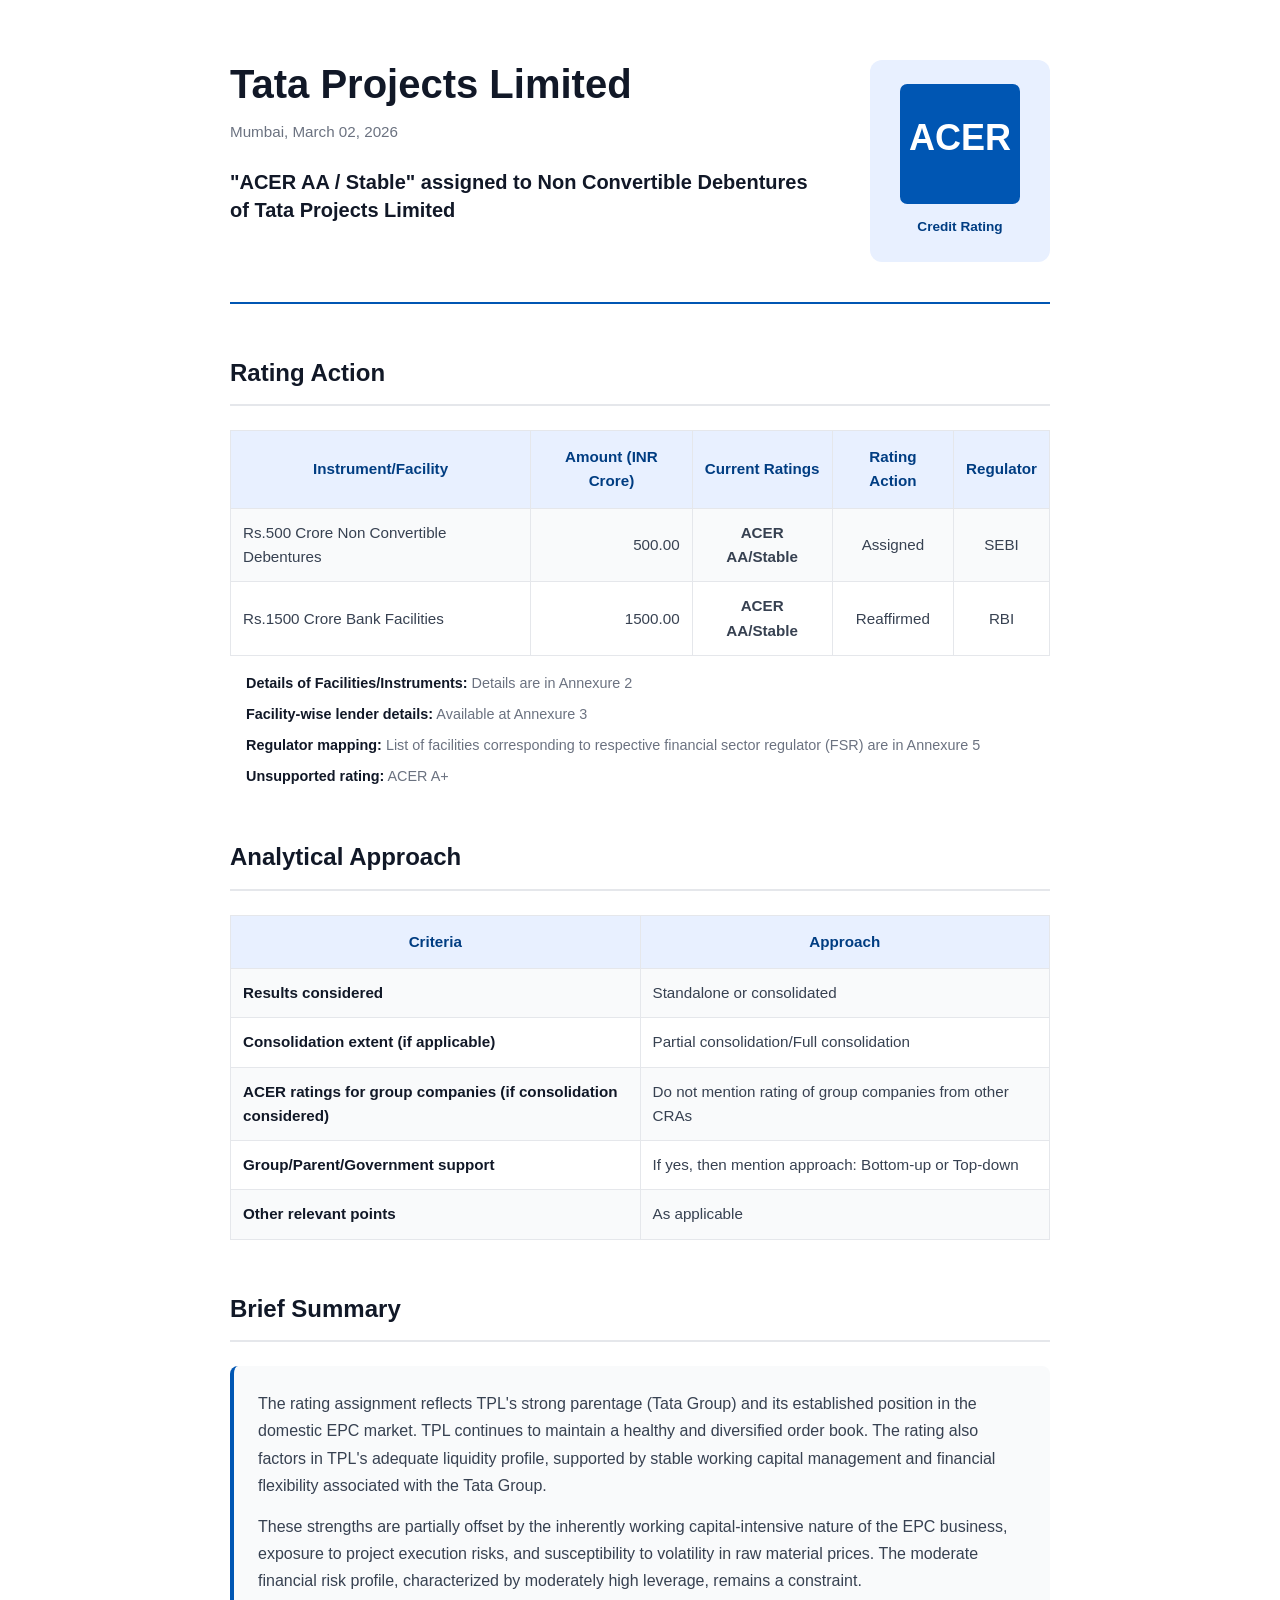
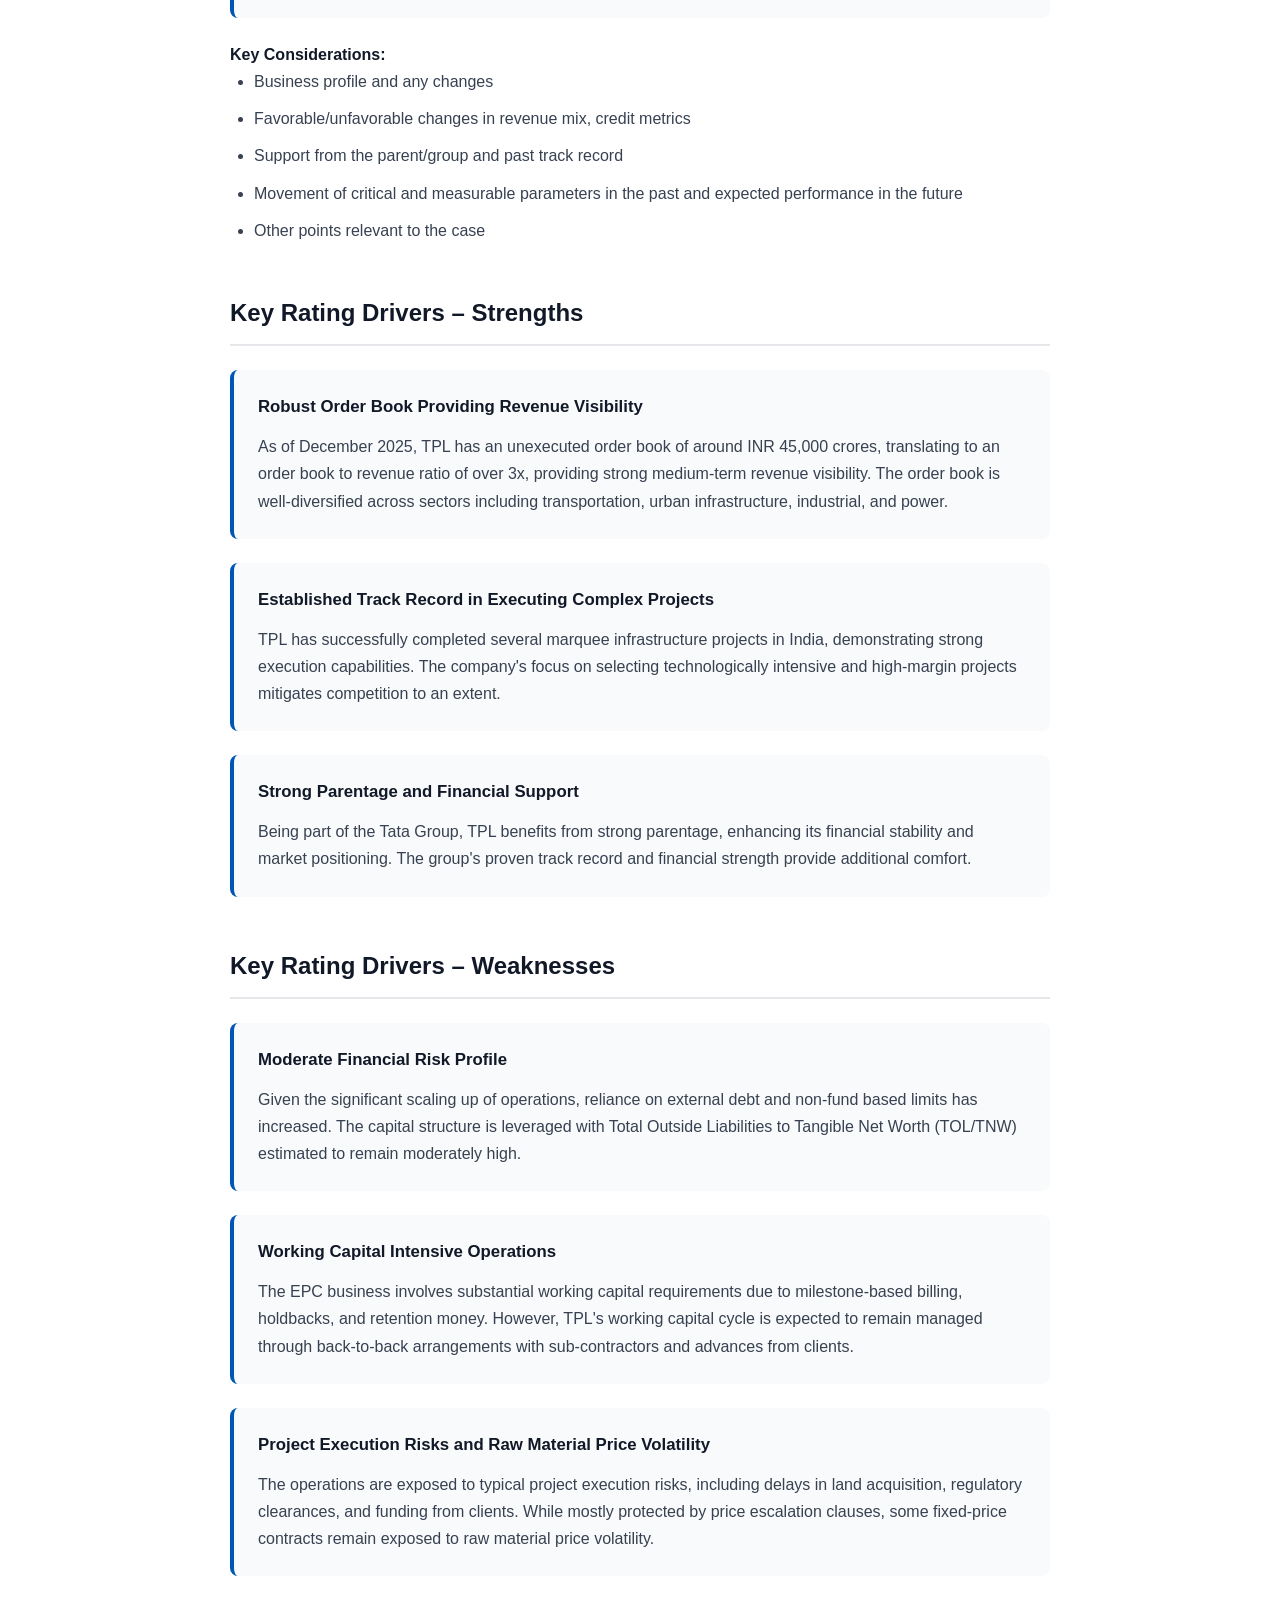
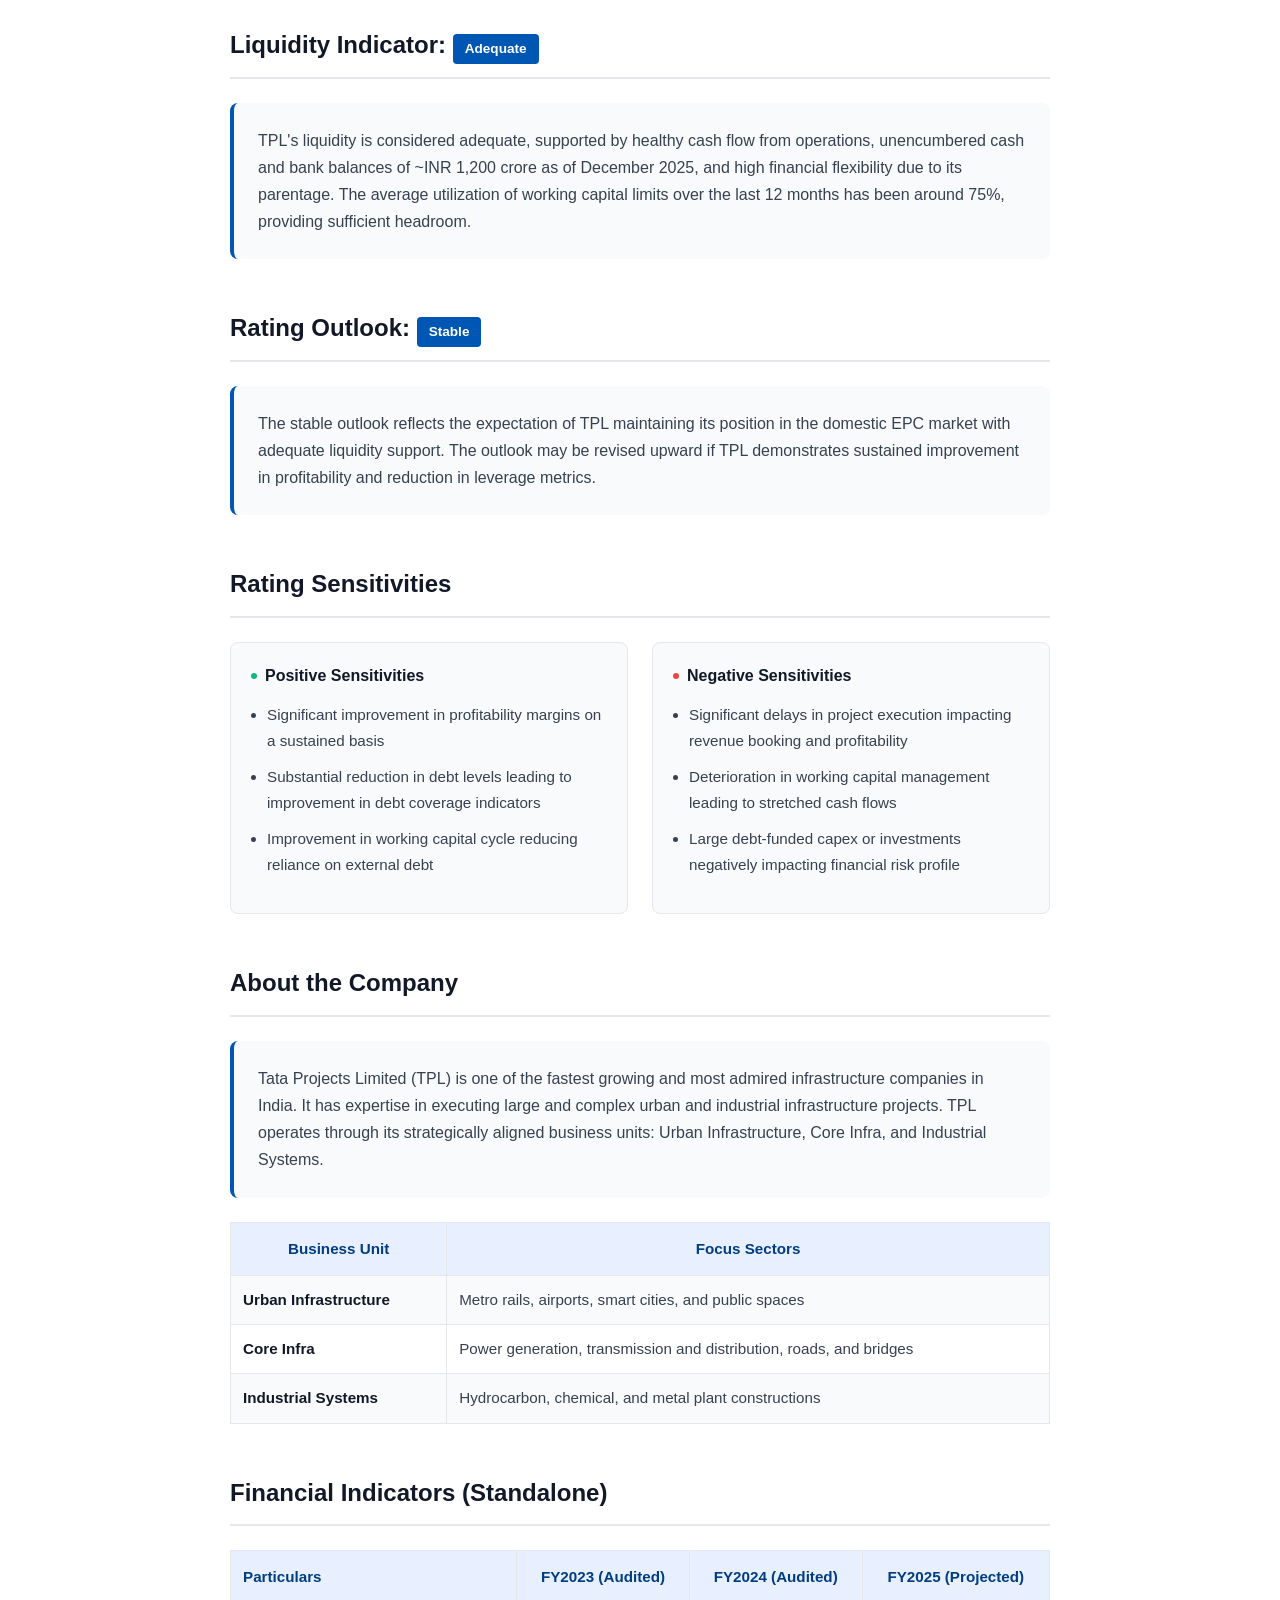
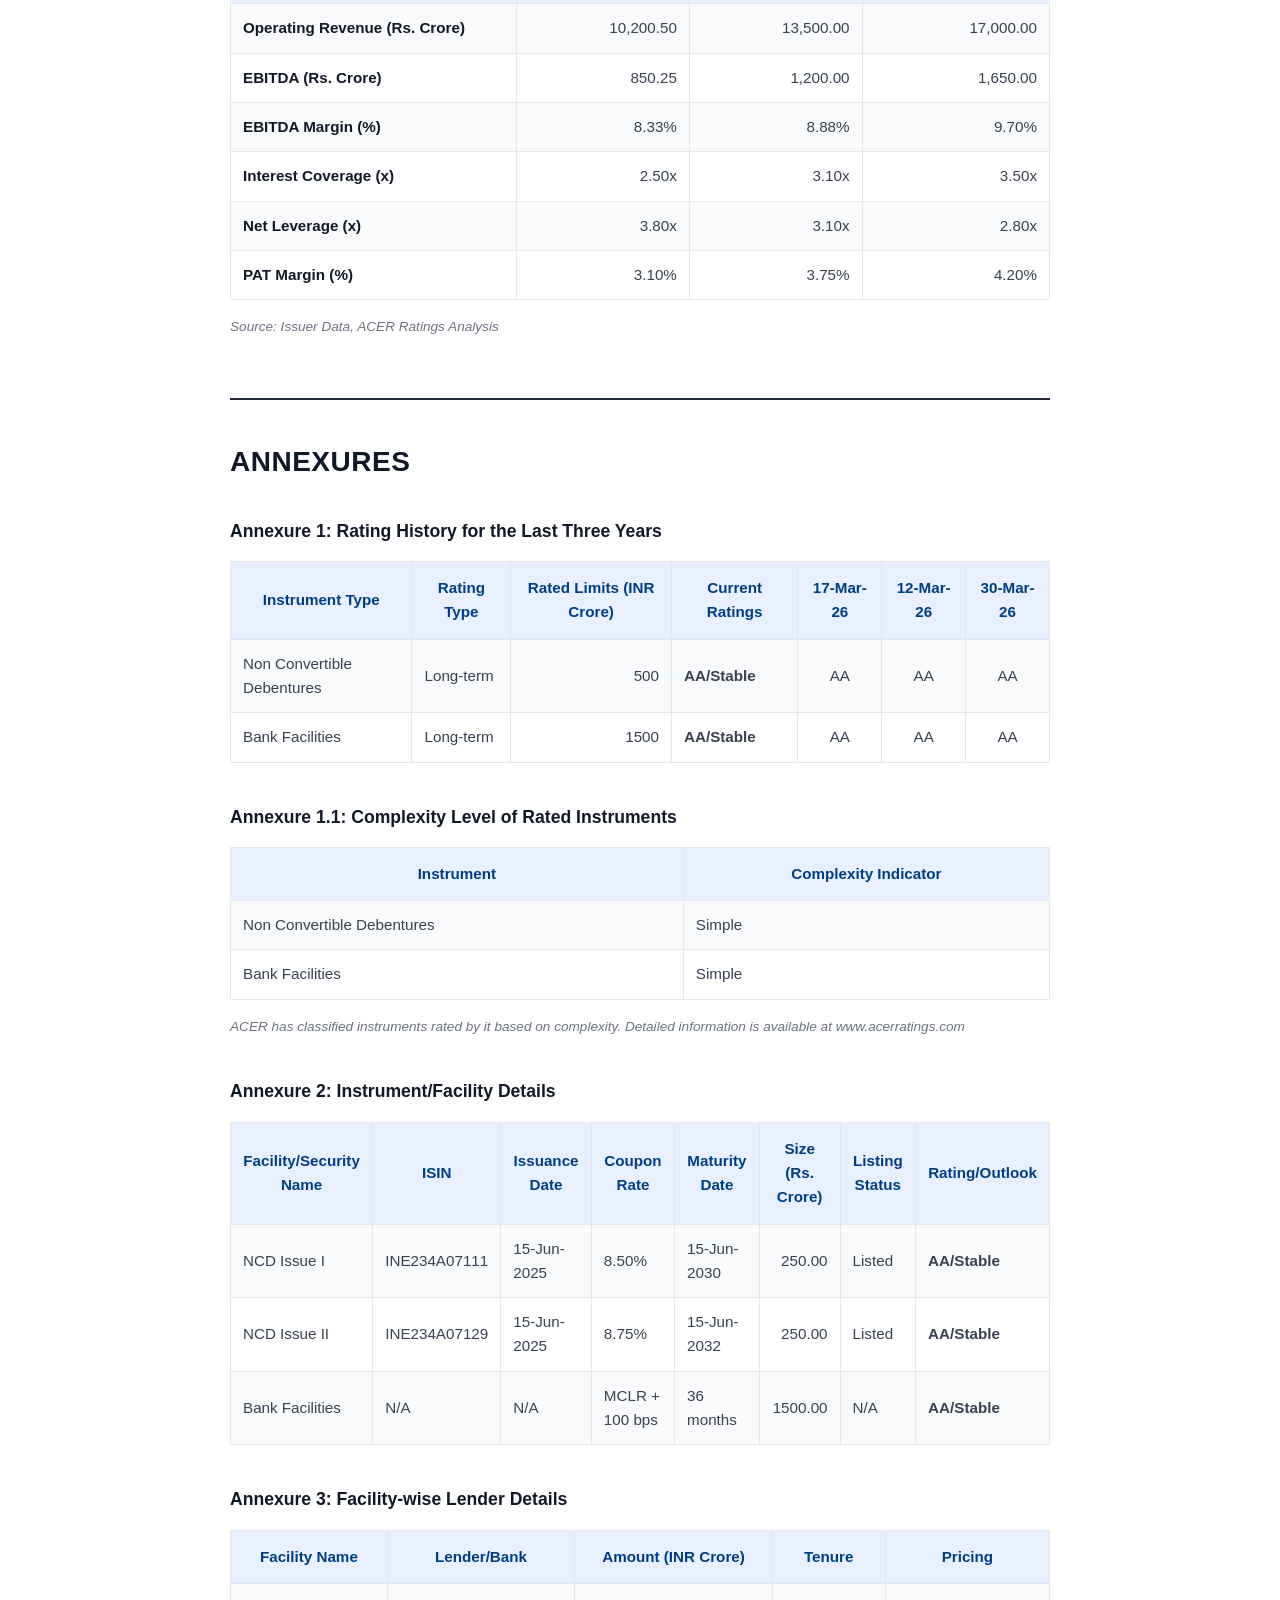
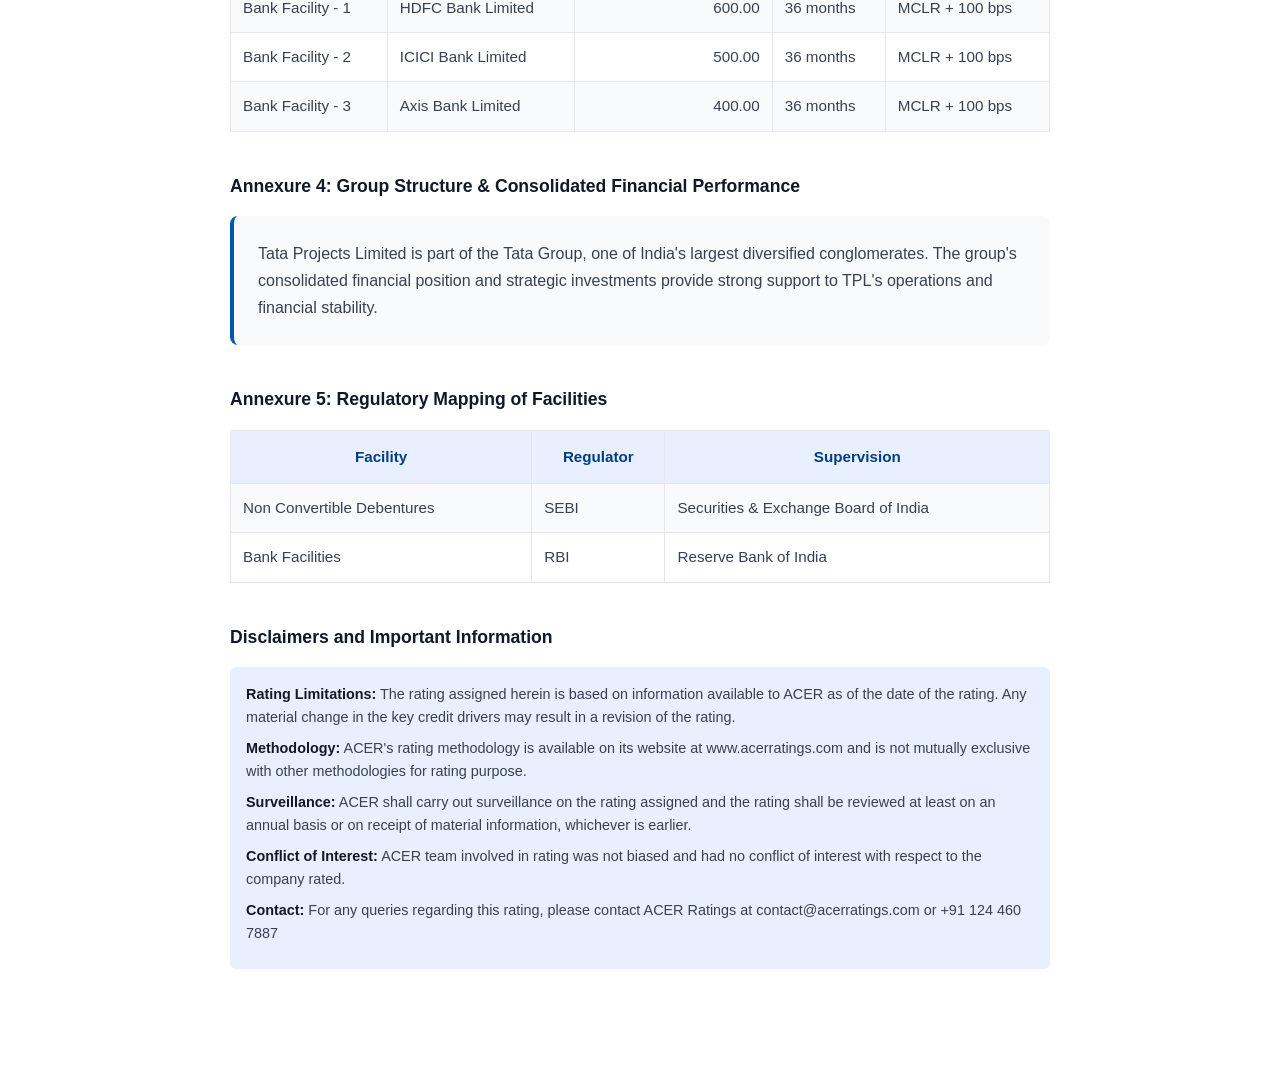
<file: templates/new-template.html>
<!DOCTYPE html>
<html lang="en">
<head>
    <meta charset="UTF-8">
    <meta name="viewport" content="width=device-width, initial-scale=1.0">
    <meta name="description" content="ACER Credit Rating - Professional Press Release">
    <meta name="keywords" content="Credit Rating, SEBI, ACER, Financial Markets, India">
    <title>ACER Credit Rating | Press Release</title>
    
    <style>
        * {
            margin: 0;
            padding: 0;
            box-sizing: border-box;
        }

        :root {
            --primary: #0056B3;
            --primary-dark: #003D82;
            --primary-light: #E8F0FF;
            --neutral-dark: #1F2937;
            --neutral-gray: #6B7280;
            --neutral-light: #F9FAFB;
            --border: #E5E7EB;
            --success: #10B981;
            --text-dark: #111827;
            --text-secondary: #374151;
        }

        body {
            font-family: -apple-system, BlinkMacSystemFont, 'Segoe UI', 'Helvetica Neue', sans-serif;
            line-height: 1.6;
            color: var(--text-dark);
            background-color: #FFFFFF;
        }

        .container {
            max-width: 900px;
            margin: 0 auto;
            padding: 60px 40px;
        }

        @media (max-width: 768px) {
            .container {
                padding: 40px 24px;
            }
        }

        /* Header Section */
        .header {
            display: grid;
            grid-template-columns: 1fr auto;
            gap: 40px;
            align-items: start;
            margin-bottom: 50px;
            border-bottom: 2px solid var(--primary);
            padding-bottom: 40px;
        }

        @media (max-width: 768px) {
            .header {
                grid-template-columns: 1fr;
                gap: 24px;
            }
        }

        .header-content h1 {
            font-size: 2.5rem;
            font-weight: 700;
            color: var(--text-dark);
            margin-bottom: 12px;
            line-height: 1.2;
        }

        @media (max-width: 768px) {
            .header-content h1 {
                font-size: 2rem;
            }
        }

        .header-meta {
            font-size: 0.95rem;
            color: var(--neutral-gray);
            font-weight: 500;
            margin-bottom: 24px;
        }

        .header-subtitle {
            font-size: 1.25rem;
            font-weight: 600;
            color: var(--text-dark);
            line-height: 1.4;
        }

        .logo-section {
            display: flex;
            flex-direction: column;
            align-items: center;
            gap: 12px;
            padding: 24px;
            background: var(--primary-light);
            border-radius: 12px;
            min-width: 180px;
            justify-content: center;
        }

        .logo {
            width: 120px;
            height: auto;
        }

        .logo-text {
            font-size: 0.85rem;
            color: var(--primary-dark);
            font-weight: 600;
            text-align: center;
        }

        /* Rating Action Table */
        .section {
            margin-bottom: 50px;
        }

        .section-title {
            font-size: 1.5rem;
            font-weight: 700;
            color: var(--text-dark);
            margin-bottom: 24px;
            padding-bottom: 12px;
            border-bottom: 2px solid var(--border);
        }

        .table-wrapper {
            overflow-x: auto;
            margin-bottom: 16px;
        }

        table {
            width: 100%;
            border-collapse: collapse;
            font-size: 0.95rem;
        }

        thead {
            background-color: var(--primary-light);
            border: 1px solid var(--border);
        }

        th {
            padding: 14px 12px;
            text-align: center;
            font-weight: 600;
            color: var(--primary-dark);
            border: 1px solid var(--border);
        }

        td {
            padding: 12px;
            border: 1px solid var(--border);
            color: var(--text-secondary);
        }

        tbody tr:nth-child(odd) {
            background-color: var(--neutral-light);
        }

        tbody tr:hover {
            background-color: #F3F7FF;
        }

        /* Subsections */
        .subsection-title {
            font-size: 1.1rem;
            font-weight: 600;
            color: var(--text-dark);
            margin-top: 20px;
            margin-bottom: 12px;
        }

        .note {
            font-size: 0.9rem;
            color: var(--neutral-gray);
            margin: 8px 0;
            margin-left: 16px;
        }

        /* Content Sections */
        .content-card {
            background: var(--neutral-light);
            padding: 24px;
            border-radius: 8px;
            margin-bottom: 24px;
            border-left: 4px solid var(--primary);
        }

        .content-card h4 {
            font-size: 1.05rem;
            font-weight: 600;
            color: var(--text-dark);
            margin-bottom: 12px;
        }

        .content-card p {
            color: var(--text-secondary);
            line-height: 1.7;
        }

        /* Lists */
        ul, ol {
            margin-left: 24px;
            margin-bottom: 16px;
            color: var(--text-secondary);
        }

        li {
            margin-bottom: 10px;
            line-height: 1.7;
        }

        strong {
            color: var(--text-dark);
            font-weight: 600;
        }

        /* Rating Sensitivities */
        .sensitivities-grid {
            display: grid;
            grid-template-columns: 1fr 1fr;
            gap: 24px;
            margin-top: 20px;
        }

        @media (max-width: 768px) {
            .sensitivities-grid {
                grid-template-columns: 1fr;
            }
        }

        .sensitivity-box {
            background: var(--neutral-light);
            padding: 20px;
            border-radius: 8px;
            border: 1px solid var(--border);
        }

        .sensitivity-box h4 {
            font-weight: 600;
            color: var(--text-dark);
            margin-bottom: 14px;
            display: flex;
            align-items: center;
            gap: 8px;
        }

        .sensitivity-icon {
            display: inline-block;
            width: 6px;
            height: 6px;
            border-radius: 50%;
        }

        .positive .sensitivity-icon {
            background-color: var(--success);
        }

        .negative .sensitivity-icon {
            background-color: #EF4444;
        }

        .sensitivity-box ul {
            margin-left: 16px;
            font-size: 0.95rem;
        }

        /* Annexures */
        .annexures-section {
            margin-top: 60px;
            padding-top: 40px;
            border-top: 2px solid var(--neutral-dark);
        }

        .annexures-title {
            font-size: 1.75rem;
            font-weight: 800;
            color: var(--text-dark);
            text-transform: uppercase;
            letter-spacing: 0.5px;
            margin-bottom: 32px;
        }

        .annexure {
            margin-bottom: 40px;
        }

        .annexure-title {
            font-size: 1.1rem;
            font-weight: 700;
            color: var(--text-dark);
            margin-bottom: 16px;
        }

        /* Source Notes */
        .source-note {
            font-size: 0.85rem;
            color: var(--neutral-gray);
            font-style: italic;
            margin-top: 12px;
        }

        /* Footnotes */
        .footnotes {
            margin-top: 16px;
            padding: 16px;
            background: var(--primary-light);
            border-radius: 6px;
        }

        .footnote-item {
            font-size: 0.9rem;
            color: var(--text-secondary);
            margin-bottom: 8px;
            line-height: 1.6;
        }

        /* Print Styles */
        @media print {
            body {
                padding: 0;
            }
            .container {
                padding: 40px;
                max-width: 100%;
            }
        }

        /* Highlight Badge */
        .badge {
            display: inline-block;
            padding: 4px 12px;
            background-color: var(--primary);
            color: white;
            border-radius: 4px;
            font-size: 0.85rem;
            font-weight: 600;
        }

        /* Liquid Text */
        .text-pretty {
            text-wrap: pretty;
        }
    </style>
</head>
<body>
    <div class="container">
        <!-- Header Section -->
        <div class="header">
            <div class="header-content">
                <h1 class="text-pretty">Tata Projects Limited</h1>
                <p class="header-meta">Mumbai, March 02, 2026</p>
                <h2 class="header-subtitle">"ACER AA / Stable" assigned to Non Convertible Debentures of Tata Projects Limited</h2>
            </div>
            <div class="logo-section">
                <svg class="logo" viewBox="0 0 200 200" xmlns="http://www.w3.org/2000/svg">
                    <!-- ACER Logo Placeholder -->
                    <rect width="200" height="200" fill="#0056B3" rx="12"/>
                    <text x="100" y="110" font-size="60" font-weight="bold" fill="white" text-anchor="middle" font-family="Arial">ACER</text>
                </svg>
                <p class="logo-text">Credit Rating</p>
            </div>
        </div>

        <!-- Rating Action Table -->
        <div class="section">
            <h3 class="section-title">Rating Action</h3>
            <div class="table-wrapper">
                <table>
                    <thead>
                        <tr>
                            <th>Instrument/Facility</th>
                            <th>Amount (INR Crore)</th>
                            <th>Current Ratings</th>
                            <th>Rating Action</th>
                            <th>Regulator</th>
                        </tr>
                    </thead>
                    <tbody>
                        <tr>
                            <td>Rs.500 Crore Non Convertible Debentures</td>
                            <td style="text-align: right;">500.00</td>
                            <td style="text-align: center; font-weight: 600;">ACER AA/Stable</td>
                            <td style="text-align: center;">Assigned</td>
                            <td style="text-align: center;">SEBI</td>
                        </tr>
                        <tr>
                            <td>Rs.1500 Crore Bank Facilities</td>
                            <td style="text-align: right;">1500.00</td>
                            <td style="text-align: center; font-weight: 600;">ACER AA/Stable</td>
                            <td style="text-align: center;">Reaffirmed</td>
                            <td style="text-align: center;">RBI</td>
                        </tr>
                    </tbody>
                </table>
            </div>
            <p class="note"><strong>Details of Facilities/Instruments:</strong> Details are in Annexure 2</p>
            <p class="note"><strong>Facility-wise lender details:</strong> Available at Annexure 3</p>
            <p class="note"><strong>Regulator mapping:</strong> List of facilities corresponding to respective financial sector regulator (FSR) are in Annexure 5</p>
            <p class="note"><strong>Unsupported rating:</strong> ACER A+</p>
        </div>

        <!-- Analytical Approach & Summary -->
        <div class="section">
            <h3 class="section-title">Analytical Approach</h3>
            <div class="table-wrapper">
                <table>
                    <thead>
                        <tr>
                            <th style="width: 50%;">Criteria</th>
                            <th style="width: 50%;">Approach</th>
                        </tr>
                    </thead>
                    <tbody>
                        <tr>
                            <td><strong>Results considered</strong></td>
                            <td>Standalone or consolidated</td>
                        </tr>
                        <tr>
                            <td><strong>Consolidation extent (if applicable)</strong></td>
                            <td>Partial consolidation/Full consolidation</td>
                        </tr>
                        <tr>
                            <td><strong>ACER ratings for group companies (if consolidation considered)</strong></td>
                            <td>Do not mention rating of group companies from other CRAs</td>
                        </tr>
                        <tr>
                            <td><strong>Group/Parent/Government support</strong></td>
                            <td>If yes, then mention approach: Bottom-up or Top-down</td>
                        </tr>
                        <tr>
                            <td><strong>Other relevant points</strong></td>
                            <td>As applicable</td>
                        </tr>
                    </tbody>
                </table>
            </div>
        </div>

        <!-- Brief Summary -->
        <div class="section">
            <h3 class="section-title">Brief Summary</h3>
            <div class="content-card">
                <p>The rating assignment reflects TPL's strong parentage (Tata Group) and its established position in the domestic EPC market. TPL continues to maintain a healthy and diversified order book. The rating also factors in TPL's adequate liquidity profile, supported by stable working capital management and financial flexibility associated with the Tata Group.</p>
                <p style="margin-top: 14px;">These strengths are partially offset by the inherently working capital-intensive nature of the EPC business, exposure to project execution risks, and susceptibility to volatility in raw material prices. The moderate financial risk profile, characterized by moderately high leverage, remains a constraint.</p>
            </div>
            <p style="color: var(--text-secondary); margin-top: 16px;"><strong>Key Considerations:</strong></p>
            <ul>
                <li>Business profile and any changes</li>
                <li>Favorable/unfavorable changes in revenue mix, credit metrics</li>
                <li>Support from the parent/group and past track record</li>
                <li>Movement of critical and measurable parameters in the past and expected performance in the future</li>
                <li>Other points relevant to the case</li>
            </ul>
        </div>

        <!-- Key Rating Drivers - Strengths -->
        <div class="section">
            <h3 class="section-title">Key Rating Drivers – Strengths</h3>
            <div class="content-card">
                <h4>Robust Order Book Providing Revenue Visibility</h4>
                <p>As of December 2025, TPL has an unexecuted order book of around INR 45,000 crores, translating to an order book to revenue ratio of over 3x, providing strong medium-term revenue visibility. The order book is well-diversified across sectors including transportation, urban infrastructure, industrial, and power.</p>
            </div>
            <div class="content-card">
                <h4>Established Track Record in Executing Complex Projects</h4>
                <p>TPL has successfully completed several marquee infrastructure projects in India, demonstrating strong execution capabilities. The company's focus on selecting technologically intensive and high-margin projects mitigates competition to an extent.</p>
            </div>
            <div class="content-card">
                <h4>Strong Parentage and Financial Support</h4>
                <p>Being part of the Tata Group, TPL benefits from strong parentage, enhancing its financial stability and market positioning. The group's proven track record and financial strength provide additional comfort.</p>
            </div>
        </div>

        <!-- Key Rating Drivers - Weaknesses -->
        <div class="section">
            <h3 class="section-title">Key Rating Drivers – Weaknesses</h3>
            <div class="content-card">
                <h4>Moderate Financial Risk Profile</h4>
                <p>Given the significant scaling up of operations, reliance on external debt and non-fund based limits has increased. The capital structure is leveraged with Total Outside Liabilities to Tangible Net Worth (TOL/TNW) estimated to remain moderately high.</p>
            </div>
            <div class="content-card">
                <h4>Working Capital Intensive Operations</h4>
                <p>The EPC business involves substantial working capital requirements due to milestone-based billing, holdbacks, and retention money. However, TPL's working capital cycle is expected to remain managed through back-to-back arrangements with sub-contractors and advances from clients.</p>
            </div>
            <div class="content-card">
                <h4>Project Execution Risks and Raw Material Price Volatility</h4>
                <p>The operations are exposed to typical project execution risks, including delays in land acquisition, regulatory clearances, and funding from clients. While mostly protected by price escalation clauses, some fixed-price contracts remain exposed to raw material price volatility.</p>
            </div>
        </div>

        <!-- Liquidity Indicator -->
        <div class="section">
            <h3 class="section-title">Liquidity Indicator: <span class="badge">Adequate</span></h3>
            <div class="content-card">
                <p>TPL's liquidity is considered adequate, supported by healthy cash flow from operations, unencumbered cash and bank balances of ~INR 1,200 crore as of December 2025, and high financial flexibility due to its parentage. The average utilization of working capital limits over the last 12 months has been around 75%, providing sufficient headroom.</p>
            </div>
        </div>

        <!-- Rating Outlook -->
        <div class="section">
            <h3 class="section-title">Rating Outlook: <span class="badge" style="background-color: #0056B3;">Stable</span></h3>
            <div class="content-card">
                <p>The stable outlook reflects the expectation of TPL maintaining its position in the domestic EPC market with adequate liquidity support. The outlook may be revised upward if TPL demonstrates sustained improvement in profitability and reduction in leverage metrics.</p>
            </div>
        </div>

        <!-- Rating Sensitivities -->
        <div class="section">
            <h3 class="section-title">Rating Sensitivities</h3>
            <div class="sensitivities-grid">
                <div class="sensitivity-box positive">
                    <h4><span class="sensitivity-icon"></span>Positive Sensitivities</h4>
                    <ul>
                        <li>Significant improvement in profitability margins on a sustained basis</li>
                        <li>Substantial reduction in debt levels leading to improvement in debt coverage indicators</li>
                        <li>Improvement in working capital cycle reducing reliance on external debt</li>
                    </ul>
                </div>
                <div class="sensitivity-box negative">
                    <h4><span class="sensitivity-icon"></span>Negative Sensitivities</h4>
                    <ul>
                        <li>Significant delays in project execution impacting revenue booking and profitability</li>
                        <li>Deterioration in working capital management leading to stretched cash flows</li>
                        <li>Large debt-funded capex or investments negatively impacting financial risk profile</li>
                    </ul>
                </div>
            </div>
        </div>

        <!-- About the Company -->
        <div class="section">
            <h3 class="section-title">About the Company</h3>
            <div class="content-card">
                <p>Tata Projects Limited (TPL) is one of the fastest growing and most admired infrastructure companies in India. It has expertise in executing large and complex urban and industrial infrastructure projects. TPL operates through its strategically aligned business units: Urban Infrastructure, Core Infra, and Industrial Systems.</p>
            </div>
            <div class="table-wrapper">
                <table>
                    <thead>
                        <tr>
                            <th>Business Unit</th>
                            <th>Focus Sectors</th>
                        </tr>
                    </thead>
                    <tbody>
                        <tr>
                            <td><strong>Urban Infrastructure</strong></td>
                            <td>Metro rails, airports, smart cities, and public spaces</td>
                        </tr>
                        <tr>
                            <td><strong>Core Infra</strong></td>
                            <td>Power generation, transmission and distribution, roads, and bridges</td>
                        </tr>
                        <tr>
                            <td><strong>Industrial Systems</strong></td>
                            <td>Hydrocarbon, chemical, and metal plant constructions</td>
                        </tr>
                    </tbody>
                </table>
            </div>
        </div>

        <!-- Financial Indicators -->
        <div class="section">
            <h3 class="section-title">Financial Indicators (Standalone)</h3>
            <div class="table-wrapper">
                <table>
                    <thead>
                        <tr>
                            <th style="text-align: left;">Particulars</th>
                            <th>FY2023 (Audited)</th>
                            <th>FY2024 (Audited)</th>
                            <th>FY2025 (Projected)</th>
                        </tr>
                    </thead>
                    <tbody>
                        <tr>
                            <td><strong>Operating Revenue (Rs. Crore)</strong></td>
                            <td style="text-align: right;">10,200.50</td>
                            <td style="text-align: right;">13,500.00</td>
                            <td style="text-align: right;">17,000.00</td>
                        </tr>
                        <tr>
                            <td><strong>EBITDA (Rs. Crore)</strong></td>
                            <td style="text-align: right;">850.25</td>
                            <td style="text-align: right;">1,200.00</td>
                            <td style="text-align: right;">1,650.00</td>
                        </tr>
                        <tr>
                            <td><strong>EBITDA Margin (%)</strong></td>
                            <td style="text-align: right;">8.33%</td>
                            <td style="text-align: right;">8.88%</td>
                            <td style="text-align: right;">9.70%</td>
                        </tr>
                        <tr>
                            <td><strong>Interest Coverage (x)</strong></td>
                            <td style="text-align: right;">2.50x</td>
                            <td style="text-align: right;">3.10x</td>
                            <td style="text-align: right;">3.50x</td>
                        </tr>
                        <tr>
                            <td><strong>Net Leverage (x)</strong></td>
                            <td style="text-align: right;">3.80x</td>
                            <td style="text-align: right;">3.10x</td>
                            <td style="text-align: right;">2.80x</td>
                        </tr>
                        <tr>
                            <td><strong>PAT Margin (%)</strong></td>
                            <td style="text-align: right;">3.10%</td>
                            <td style="text-align: right;">3.75%</td>
                            <td style="text-align: right;">4.20%</td>
                        </tr>
                    </tbody>
                </table>
            </div>
            <p class="source-note">Source: Issuer Data, ACER Ratings Analysis</p>
        </div>

        <!-- Annexures -->
        <div class="annexures-section">
            <h2 class="annexures-title">Annexures</h2>

            <!-- Annexure 1: Rating History -->
            <div class="annexure">
                <h4 class="annexure-title">Annexure 1: Rating History for the Last Three Years</h4>
                <div class="table-wrapper">
                    <table>
                        <thead>
                            <tr>
                                <th>Instrument Type</th>
                                <th>Rating Type</th>
                                <th>Rated Limits (INR Crore)</th>
                                <th>Current Ratings</th>
                                <th>17-Mar-26</th>
                                <th>12-Mar-26</th>
                                <th>30-Mar-26</th>
                            </tr>
                        </thead>
                        <tbody>
                            <tr>
                                <td>Non Convertible Debentures</td>
                                <td>Long-term</td>
                                <td style="text-align: right;">500</td>
                                <td style="font-weight: 600;">AA/Stable</td>
                                <td style="text-align: center;">AA</td>
                                <td style="text-align: center;">AA</td>
                                <td style="text-align: center;">AA</td>
                            </tr>
                            <tr>
                                <td>Bank Facilities</td>
                                <td>Long-term</td>
                                <td style="text-align: right;">1500</td>
                                <td style="font-weight: 600;">AA/Stable</td>
                                <td style="text-align: center;">AA</td>
                                <td style="text-align: center;">AA</td>
                                <td style="text-align: center;">AA</td>
                            </tr>
                        </tbody>
                    </table>
                </div>
            </div>

            <!-- Annexure 1.1: Complexity Level -->
            <div class="annexure">
                <h4 class="annexure-title">Annexure 1.1: Complexity Level of Rated Instruments</h4>
                <div class="table-wrapper">
                    <table>
                        <thead>
                            <tr>
                                <th>Instrument</th>
                                <th>Complexity Indicator</th>
                            </tr>
                        </thead>
                        <tbody>
                            <tr>
                                <td>Non Convertible Debentures</td>
                                <td>Simple</td>
                            </tr>
                            <tr>
                                <td>Bank Facilities</td>
                                <td>Simple</td>
                            </tr>
                        </tbody>
                    </table>
                </div>
                <p class="source-note">ACER has classified instruments rated by it based on complexity. Detailed information is available at www.acerratings.com</p>
            </div>

            <!-- Annexure 2: Instrument Details -->
            <div class="annexure">
                <h4 class="annexure-title">Annexure 2: Instrument/Facility Details</h4>
                <div class="table-wrapper">
                    <table>
                        <thead>
                            <tr>
                                <th>Facility/Security Name</th>
                                <th>ISIN</th>
                                <th>Issuance Date</th>
                                <th>Coupon Rate</th>
                                <th>Maturity Date</th>
                                <th>Size (Rs. Crore)</th>
                                <th>Listing Status</th>
                                <th>Rating/Outlook</th>
                            </tr>
                        </thead>
                        <tbody>
                            <tr>
                                <td>NCD Issue I</td>
                                <td>INE234A07111</td>
                                <td>15-Jun-2025</td>
                                <td>8.50%</td>
                                <td>15-Jun-2030</td>
                                <td style="text-align: right;">250.00</td>
                                <td>Listed</td>
                                <td style="font-weight: 600;">AA/Stable</td>
                            </tr>
                            <tr>
                                <td>NCD Issue II</td>
                                <td>INE234A07129</td>
                                <td>15-Jun-2025</td>
                                <td>8.75%</td>
                                <td>15-Jun-2032</td>
                                <td style="text-align: right;">250.00</td>
                                <td>Listed</td>
                                <td style="font-weight: 600;">AA/Stable</td>
                            </tr>
                            <tr>
                                <td>Bank Facilities</td>
                                <td>N/A</td>
                                <td>N/A</td>
                                <td>MCLR + 100 bps</td>
                                <td>36 months</td>
                                <td style="text-align: right;">1500.00</td>
                                <td>N/A</td>
                                <td style="font-weight: 600;">AA/Stable</td>
                            </tr>
                        </tbody>
                    </table>
                </div>
            </div>

            <!-- Annexure 3: Facility-wise Lender Details -->
            <div class="annexure">
                <h4 class="annexure-title">Annexure 3: Facility-wise Lender Details</h4>
                <div class="table-wrapper">
                    <table>
                        <thead>
                            <tr>
                                <th>Facility Name</th>
                                <th>Lender/Bank</th>
                                <th>Amount (INR Crore)</th>
                                <th>Tenure</th>
                                <th>Pricing</th>
                            </tr>
                        </thead>
                        <tbody>
                            <tr>
                                <td>Bank Facility - 1</td>
                                <td>HDFC Bank Limited</td>
                                <td style="text-align: right;">600.00</td>
                                <td>36 months</td>
                                <td>MCLR + 100 bps</td>
                            </tr>
                            <tr>
                                <td>Bank Facility - 2</td>
                                <td>ICICI Bank Limited</td>
                                <td style="text-align: right;">500.00</td>
                                <td>36 months</td>
                                <td>MCLR + 100 bps</td>
                            </tr>
                            <tr>
                                <td>Bank Facility - 3</td>
                                <td>Axis Bank Limited</td>
                                <td style="text-align: right;">400.00</td>
                                <td>36 months</td>
                                <td>MCLR + 100 bps</td>
                            </tr>
                        </tbody>
                    </table>
                </div>
            </div>

            <!-- Annexure 4: Group Structure -->
            <div class="annexure">
                <h4 class="annexure-title">Annexure 4: Group Structure & Consolidated Financial Performance</h4>
                <div class="content-card">
                    <p>Tata Projects Limited is part of the Tata Group, one of India's largest diversified conglomerates. The group's consolidated financial position and strategic investments provide strong support to TPL's operations and financial stability.</p>
                </div>
            </div>

            <!-- Annexure 5: Regulatory Mapping -->
            <div class="annexure">
                <h4 class="annexure-title">Annexure 5: Regulatory Mapping of Facilities</h4>
                <div class="table-wrapper">
                    <table>
                        <thead>
                            <tr>
                                <th>Facility</th>
                                <th>Regulator</th>
                                <th>Supervision</th>
                            </tr>
                        </thead>
                        <tbody>
                            <tr>
                                <td>Non Convertible Debentures</td>
                                <td>SEBI</td>
                                <td>Securities & Exchange Board of India</td>
                            </tr>
                            <tr>
                                <td>Bank Facilities</td>
                                <td>RBI</td>
                                <td>Reserve Bank of India</td>
                            </tr>
                        </tbody>
                    </table>
                </div>
            </div>

            <!-- Important Disclaimers -->
            <div class="annexure" style="margin-top: 40px;">
                <h4 class="annexure-title">Disclaimers and Important Information</h4>
                <div class="footnotes">
                    <div class="footnote-item"><strong>Rating Limitations:</strong> The rating assigned herein is based on information available to ACER as of the date of the rating. Any material change in the key credit drivers may result in a revision of the rating.</div>
                    <div class="footnote-item"><strong>Methodology:</strong> ACER's rating methodology is available on its website at www.acerratings.com and is not mutually exclusive with other methodologies for rating purpose.</div>
                    <div class="footnote-item"><strong>Surveillance:</strong> ACER shall carry out surveillance on the rating assigned and the rating shall be reviewed at least on an annual basis or on receipt of material information, whichever is earlier.</div>
                    <div class="footnote-item"><strong>Conflict of Interest:</strong> ACER team involved in rating was not biased and had no conflict of interest with respect to the company rated.</div>
                    <div class="footnote-item"><strong>Contact:</strong> For any queries regarding this rating, please contact ACER Ratings at contact@acerratings.com or +91 124 460 7887</div>
                </div>
            </div>
        </div>
    </div>
</body>
</html>
</file>
